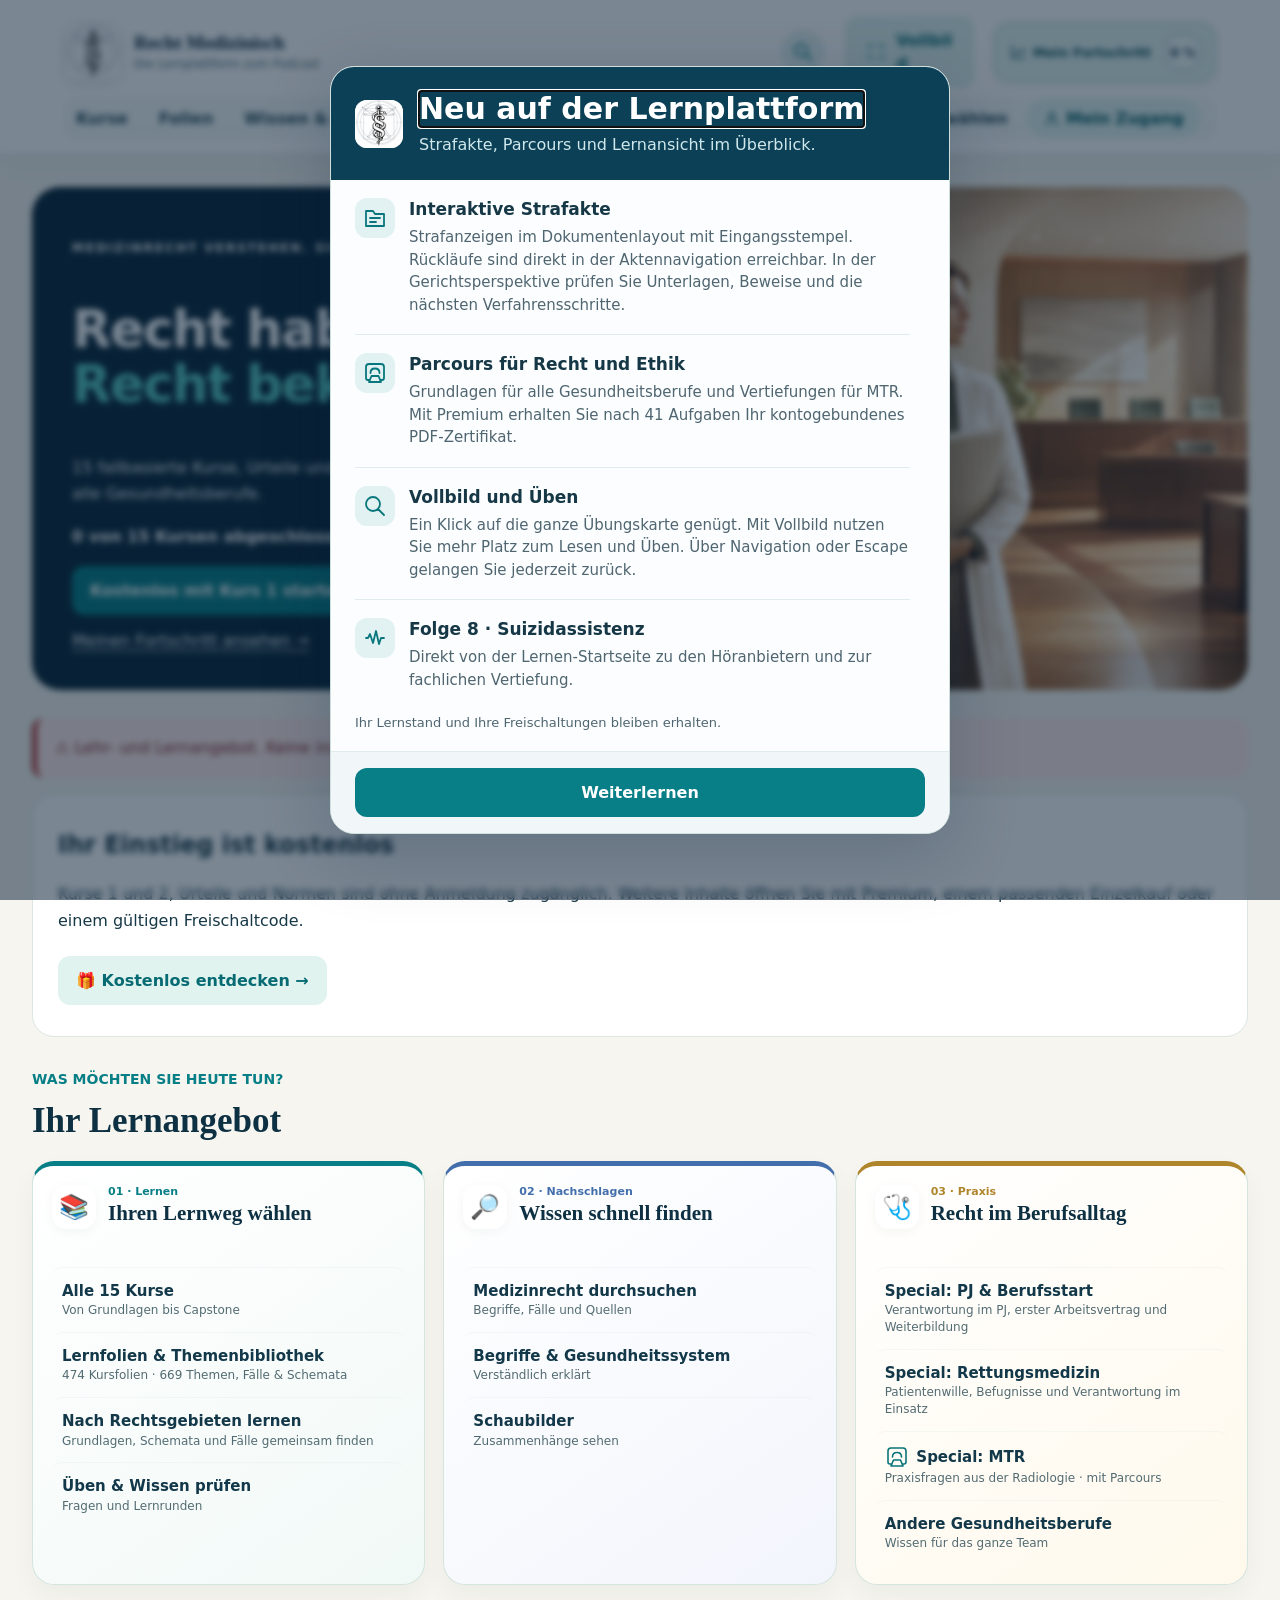
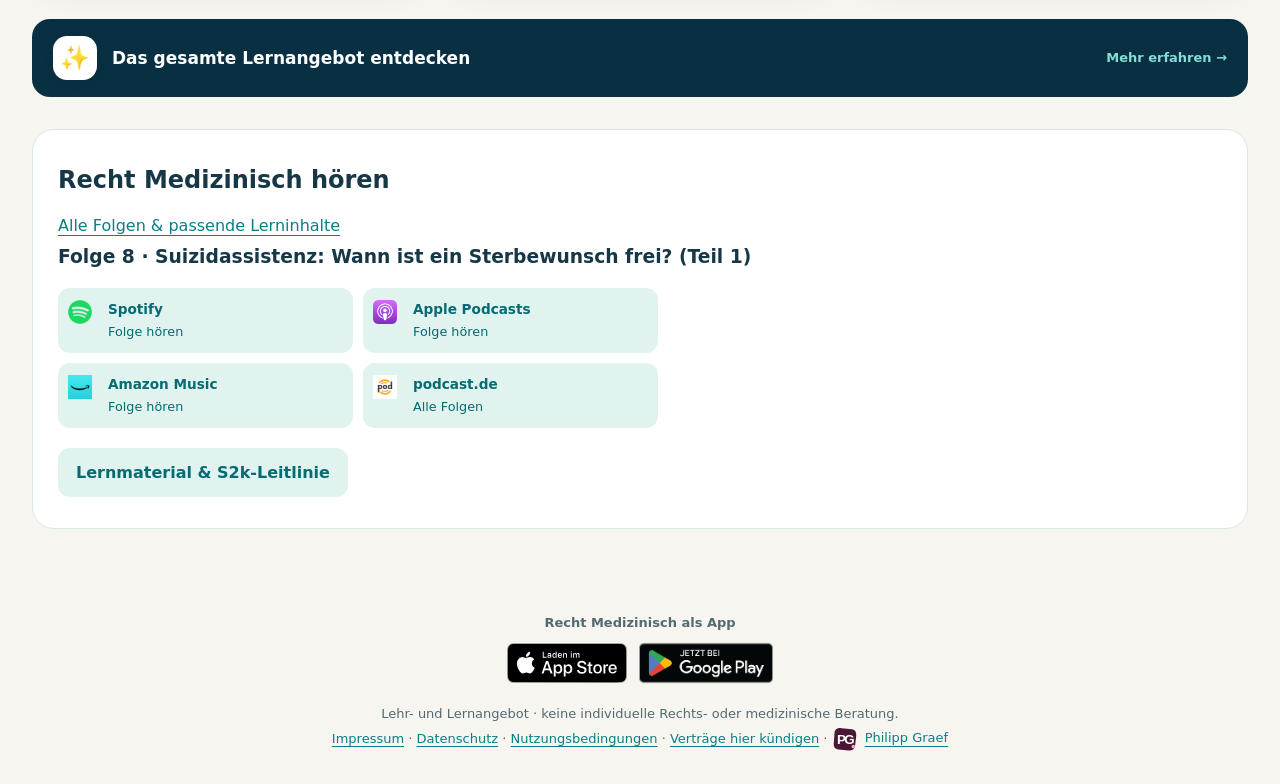
<file: index.html>
<!doctype html><html lang="de"><head><meta charset="utf-8"><meta name="viewport" content="width=device-width,initial-scale=1"><meta name="referrer" content="no-referrer"><title>Recht Medizinisch · Lernen</title><link rel="stylesheet" href="styles.css?v=20261126-parcours-quellen"><link rel="icon" href="assets/recht-medizinisch-logo.png"><link rel="stylesheet" href="definition-library.css?v=20261111-guided-learning">
<link rel="stylesheet" href="presentation-index.css?v=20261112-notice"><link rel="stylesheet" href="casework.css?v=20261126-web-release2"></head><body><header><a href="#home" class="brand"><img src="assets/header-brand-mark.png" alt="" width="48" height="48"><span>Recht Medizinisch<small>Die Lernplattform zum Podcast</small></span></a><a href="#search" class="global-search" aria-label="Gesamte Lernbibliothek durchsuchen"><svg viewBox="0 0 24 24" aria-hidden="true"><circle cx="10" cy="10" r="6.5"/><path d="m15 15 6 6"/></svg></a><nav aria-label="Hauptnavigation"><a href="#courses">Kurse</a><a href="#slides">Folien</a><a href="#library">Wissen & Materialien</a><a href="#practice">Üben</a><a href="#podcast">Podcast</a><a href="#cases">Urteile</a><a href="#norms">Normen</a><a href="#shop" class="nav-access"><svg viewBox="0 0 24 24" aria-hidden="true"><path d="M3 4h2l2 12h12l2-8H6M9 21h.01M18 21h.01"/></svg><span>Zugang wählen</span></a><a href="#account" class="account-link"><svg viewBox="0 0 24 24" aria-hidden="true"><circle cx="12" cy="7" r="3"/><path d="M5 21v-2a5 5 0 0 1 5-5h4a5 5 0 0 1 5 5v2"/></svg><span>Mein Zugang</span></a></nav><a href="#progress" class="nav-progress"><span class="header-progress-label"><svg viewBox="0 0 24 24" aria-hidden="true"><path d="M3 3v18h18M6 16l5-5 4 3 6-7"/></svg>Mein Fortschritt</span><strong id="header-progress-value">0 %</strong></a></header><main id="main" tabindex="-1"><p>Die Lernplattform wird geladen …</p></main><footer>
  <p class="footer-app-title">Recht Medizinisch als App</p>
  <nav class="footer-app-stores" aria-label="Recht Medizinisch herunterladen">
    <a href="https://apps.apple.com/de/app/recht-medizinisch/id6809199673">
      <img class="store-badge-apple" src="assets/store-badge-apple-de.svg" width="120" height="40" alt="Laden im App Store · Recht Medizinisch">
    </a>
    <a href="https://play.google.com/store/apps/details?id=de.philippgraef.rechtmedizinisch.android">
      <img class="store-badge-google" src="assets/store-badge-google-play-de.png" width="646" height="250" alt="Jetzt bei Google Play · Recht Medizinisch">
    </a>
  </nav>
  Lehr- und Lernangebot · keine individuelle Rechts- oder medizinische Beratung.<br>
  <a href="https://pg-apps.github.io/impressum/">Impressum</a> · <a href="privacy.html">Datenschutz</a> ·
  <a href="terms.html">Nutzungsbedingungen</a> · <a href="#cancel">Verträge hier kündigen</a> ·
  <a class="footer-author" href="https://philippgraef.github.io/"><img src="assets/philipp-graef-logo.svg" alt="" width="26" height="26" loading="lazy"><span>Philipp Graef</span></a>
</footer><script type="module" src="app.js?v=20261128-parcours-statistics"></script></body></html>
</file>
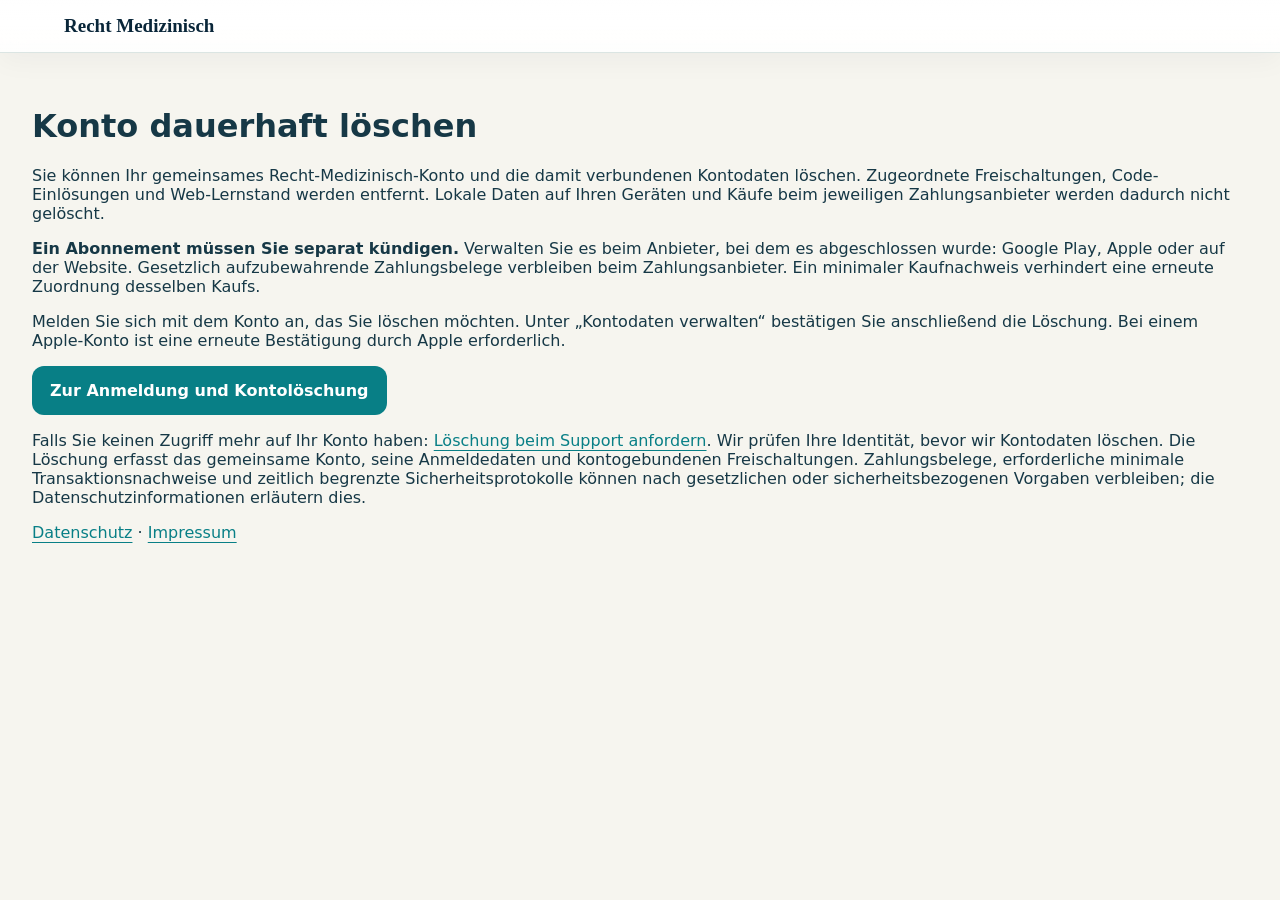
<file: account-deletion.html>
<!doctype html>
<html lang="de"><head><meta charset="utf-8"><meta name="viewport" content="width=device-width,initial-scale=1"><title>Konto löschen · Recht Medizinisch</title><link rel="stylesheet" href="styles.css?v=20261126-web-release"></head>
<body><header><a class="brand" href="./">Recht Medizinisch</a></header><main>
<h1>Konto dauerhaft löschen</h1>
<p>Sie können Ihr gemeinsames Recht-Medizinisch-Konto und die damit verbundenen Kontodaten löschen. Zugeordnete Freischaltungen, Code-Einlösungen und Web-Lernstand werden entfernt. Lokale Daten auf Ihren Geräten und Käufe beim jeweiligen Zahlungsanbieter werden dadurch nicht gelöscht.</p>
<p><strong>Ein Abonnement müssen Sie separat kündigen.</strong> Verwalten Sie es beim Anbieter, bei dem es abgeschlossen wurde: Google Play, Apple oder auf der Website. Gesetzlich aufzubewahrende Zahlungsbelege verbleiben beim Zahlungsanbieter. Ein minimaler Kaufnachweis verhindert eine erneute Zuordnung desselben Kaufs.</p>
<p>Melden Sie sich mit dem Konto an, das Sie löschen möchten. Unter „Kontodaten verwalten“ bestätigen Sie anschließend die Löschung. Bei einem Apple-Konto ist eine erneute Bestätigung durch Apple erforderlich.</p>
<a class="button" href="./#account">Zur Anmeldung und Kontolöschung</a>
<p>Falls Sie keinen Zugriff mehr auf Ihr Konto haben: <a href="mailto:rechtmedizinisch@gmail.com?subject=Recht%20Medizinisch%20%E2%80%93%20Kontol%C3%B6schung">Löschung beim Support anfordern</a>. Wir prüfen Ihre Identität, bevor wir Kontodaten löschen. Die Löschung erfasst das gemeinsame Konto, seine Anmeldedaten und kontogebundenen Freischaltungen. Zahlungsbelege, erforderliche minimale Transaktionsnachweise und zeitlich begrenzte Sicherheitsprotokolle können nach gesetzlichen oder sicherheitsbezogenen Vorgaben verbleiben; die Datenschutzinformationen erläutern dies.</p>
<a href="privacy.html">Datenschutz</a> · <a href="https://pg-apps.github.io/impressum/">Impressum</a>
</main></body></html>
</file>
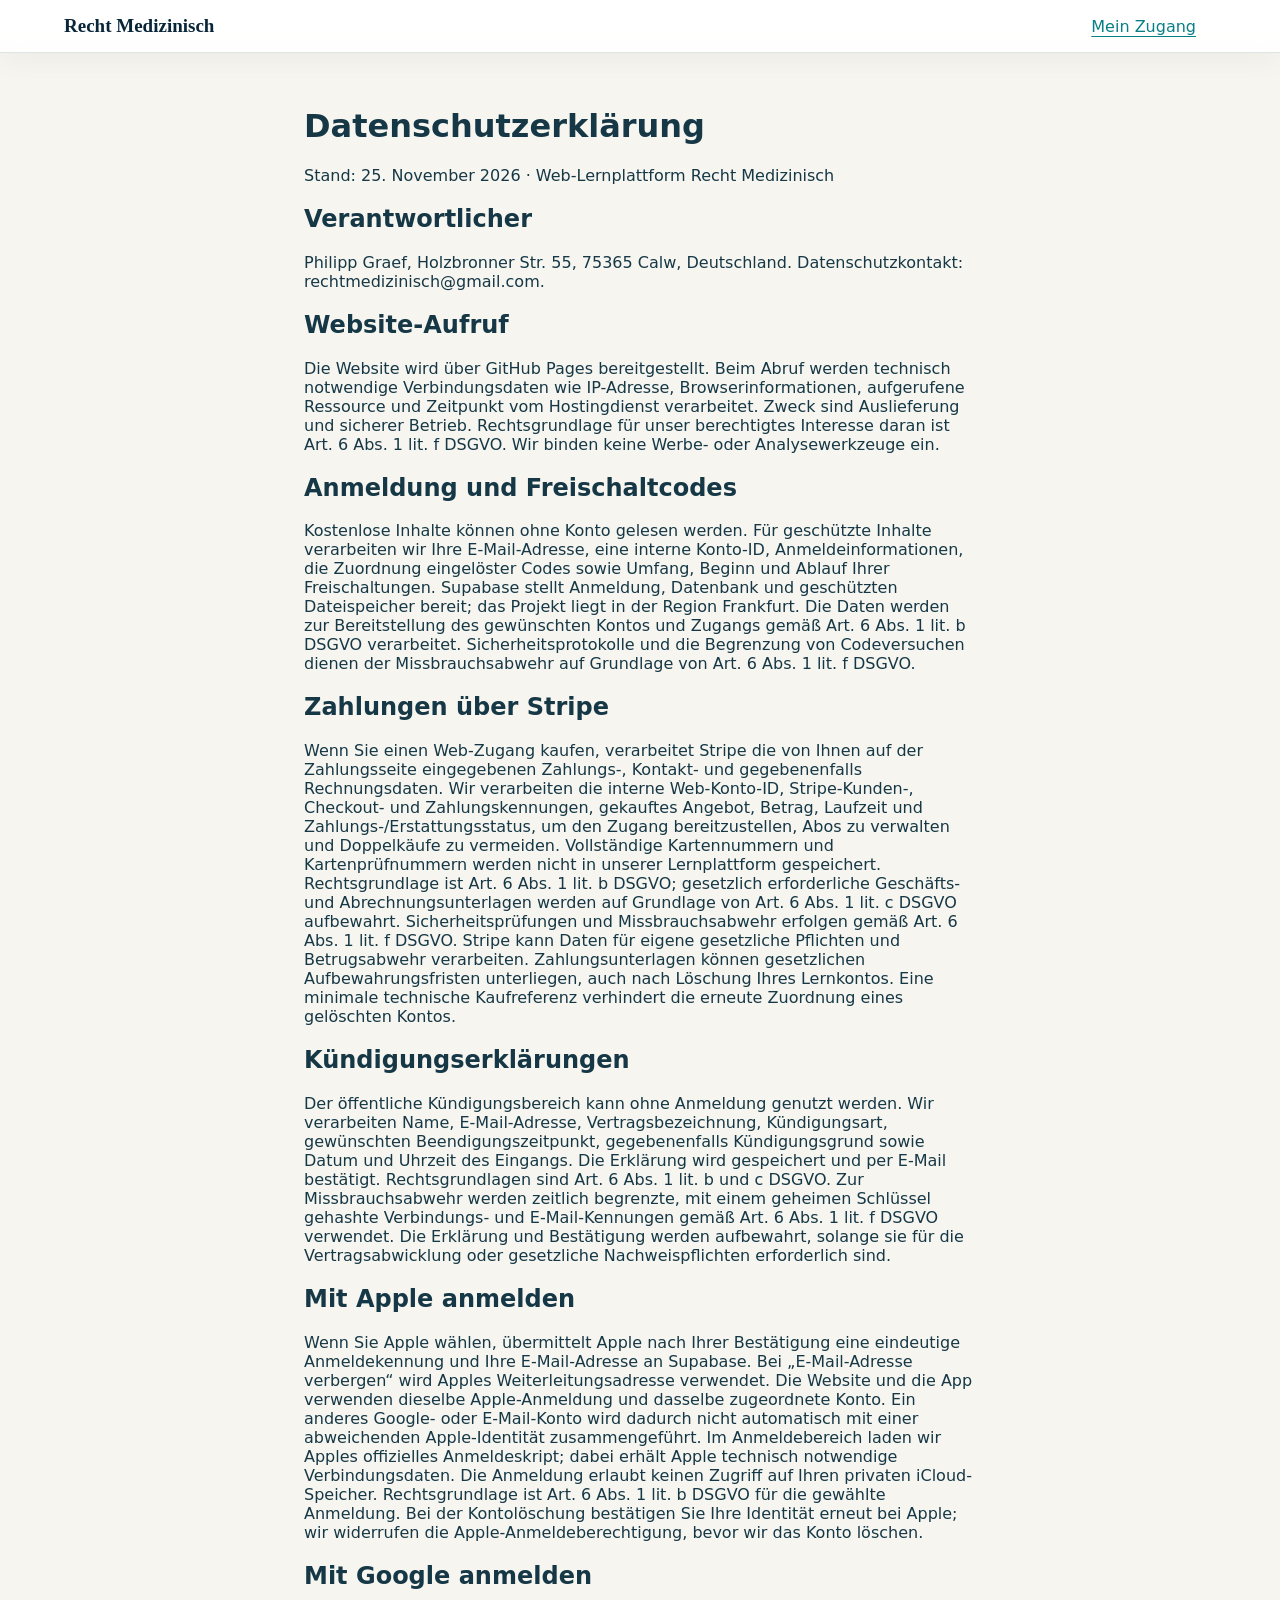
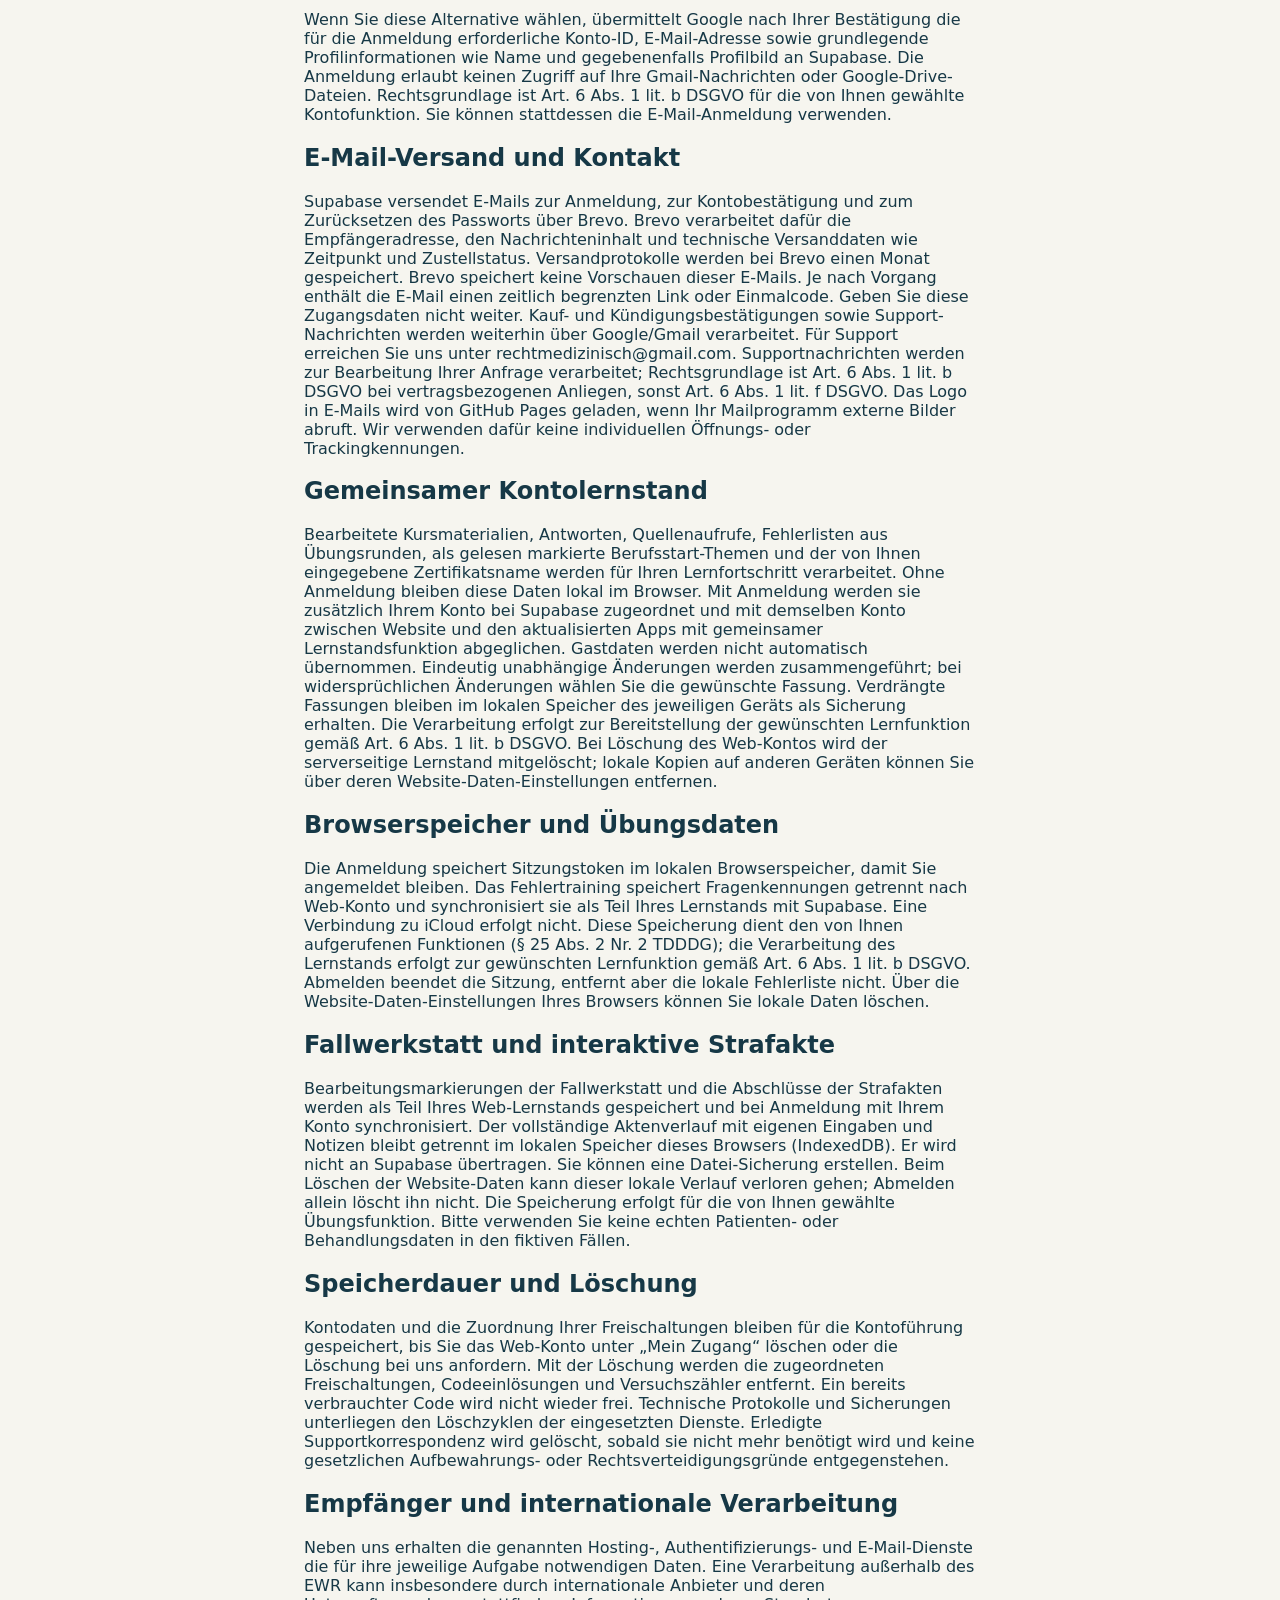
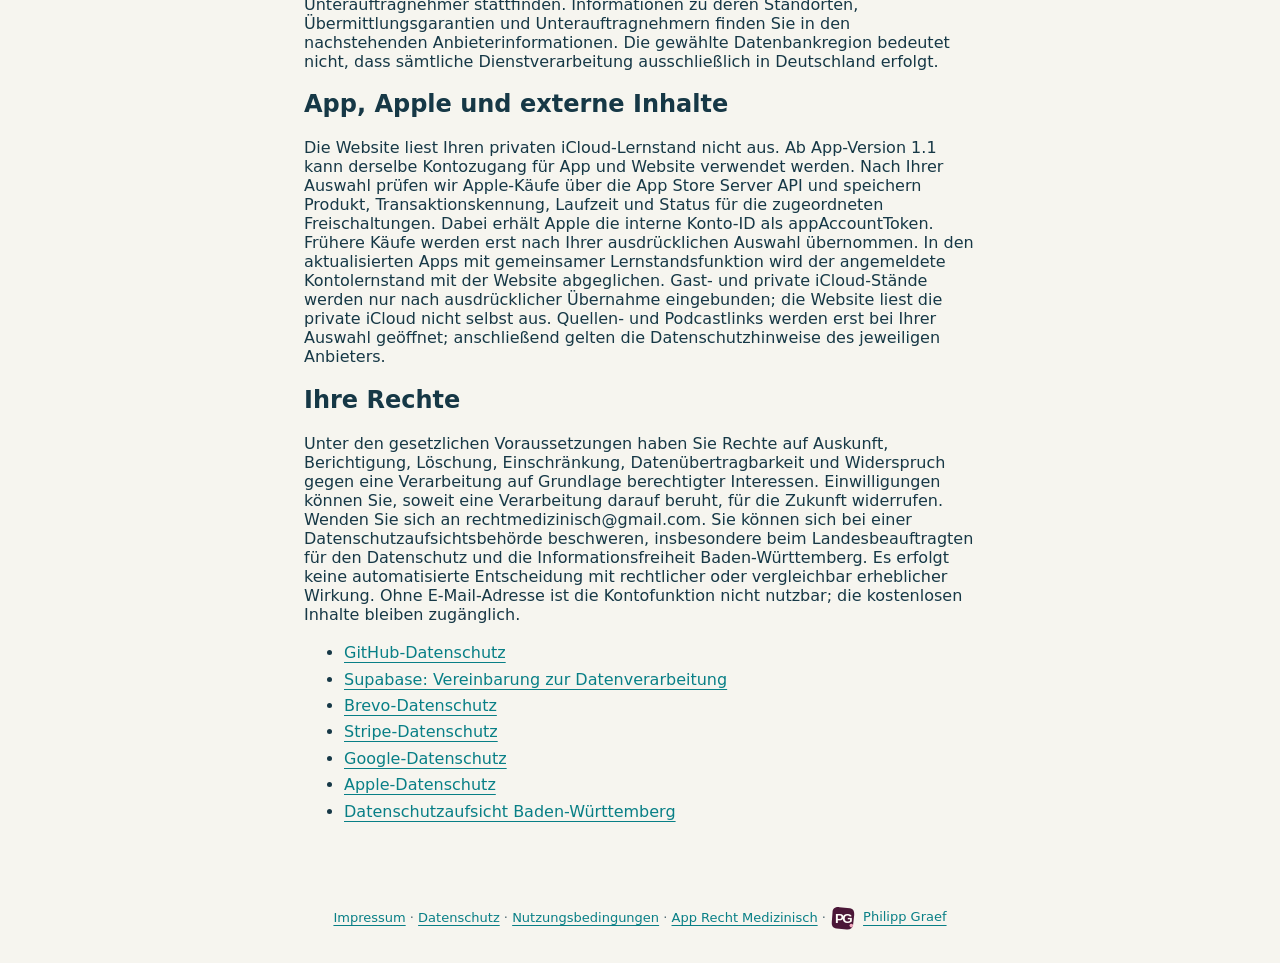
<file: privacy.html>
<!doctype html><html lang="de"><head><meta charset="utf-8"><meta name="viewport" content="width=device-width,initial-scale=1"><title>Datenschutz · Recht Medizinisch</title><link rel="stylesheet" href="styles.css?v=20261126-web-release"></head><body><header><a class="brand" href="./">Recht Medizinisch</a><a href="./#account">Mein Zugang</a></header><main></main><footer><a href="https://pg-apps.github.io/impressum/">Impressum</a> · <a href="privacy.html">Datenschutz</a> · <a href="terms.html">Nutzungsbedingungen</a> · <a href="https://pg-apps.github.io/apps/recht-medizinisch/">App Recht Medizinisch</a> · <a class="footer-author" href="https://philippgraef.github.io/"><img src="assets/philipp-graef-logo.svg" alt="" width="26" height="26" loading="lazy"><span>Philipp Graef</span></a></footer><script type="module">import {renderLegal} from './legal.js?v=20261111-guided-learning';renderLegal(document.querySelector('main'),'privacy');</script></body></html>
</file>
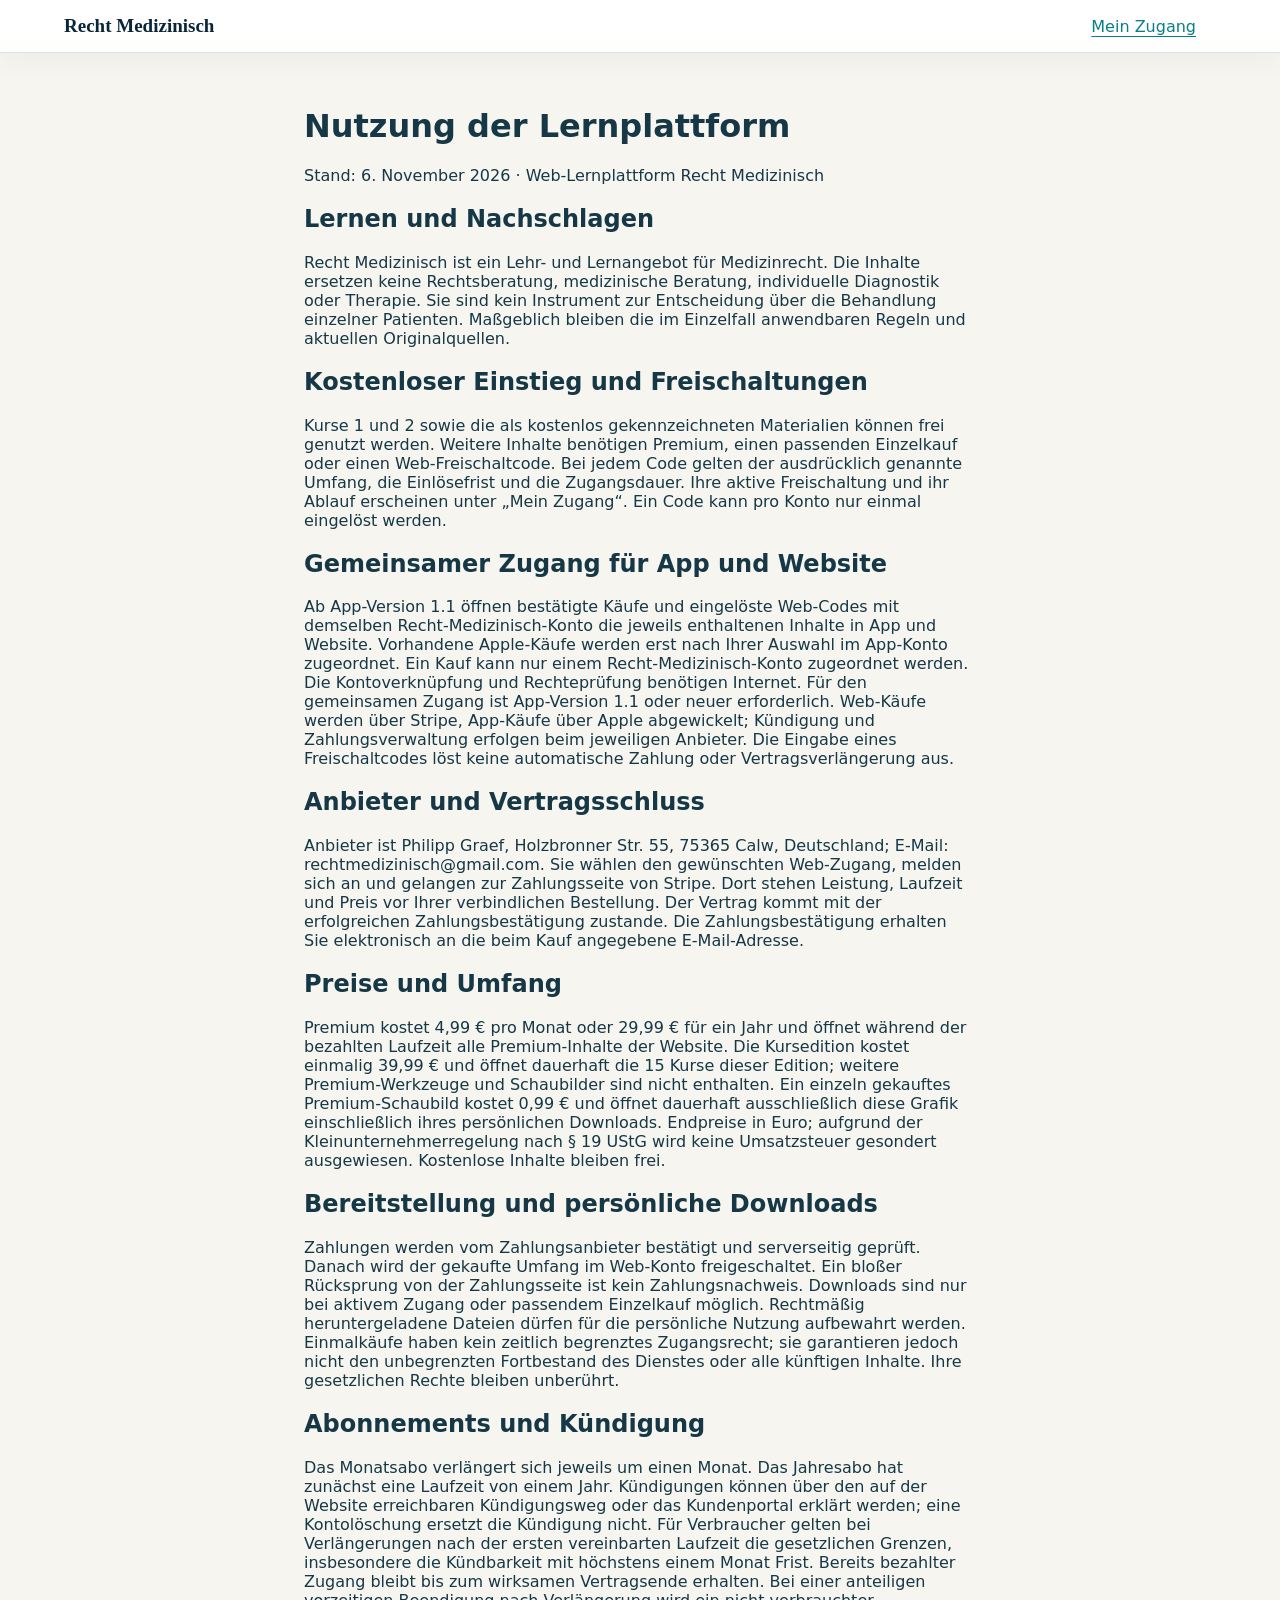
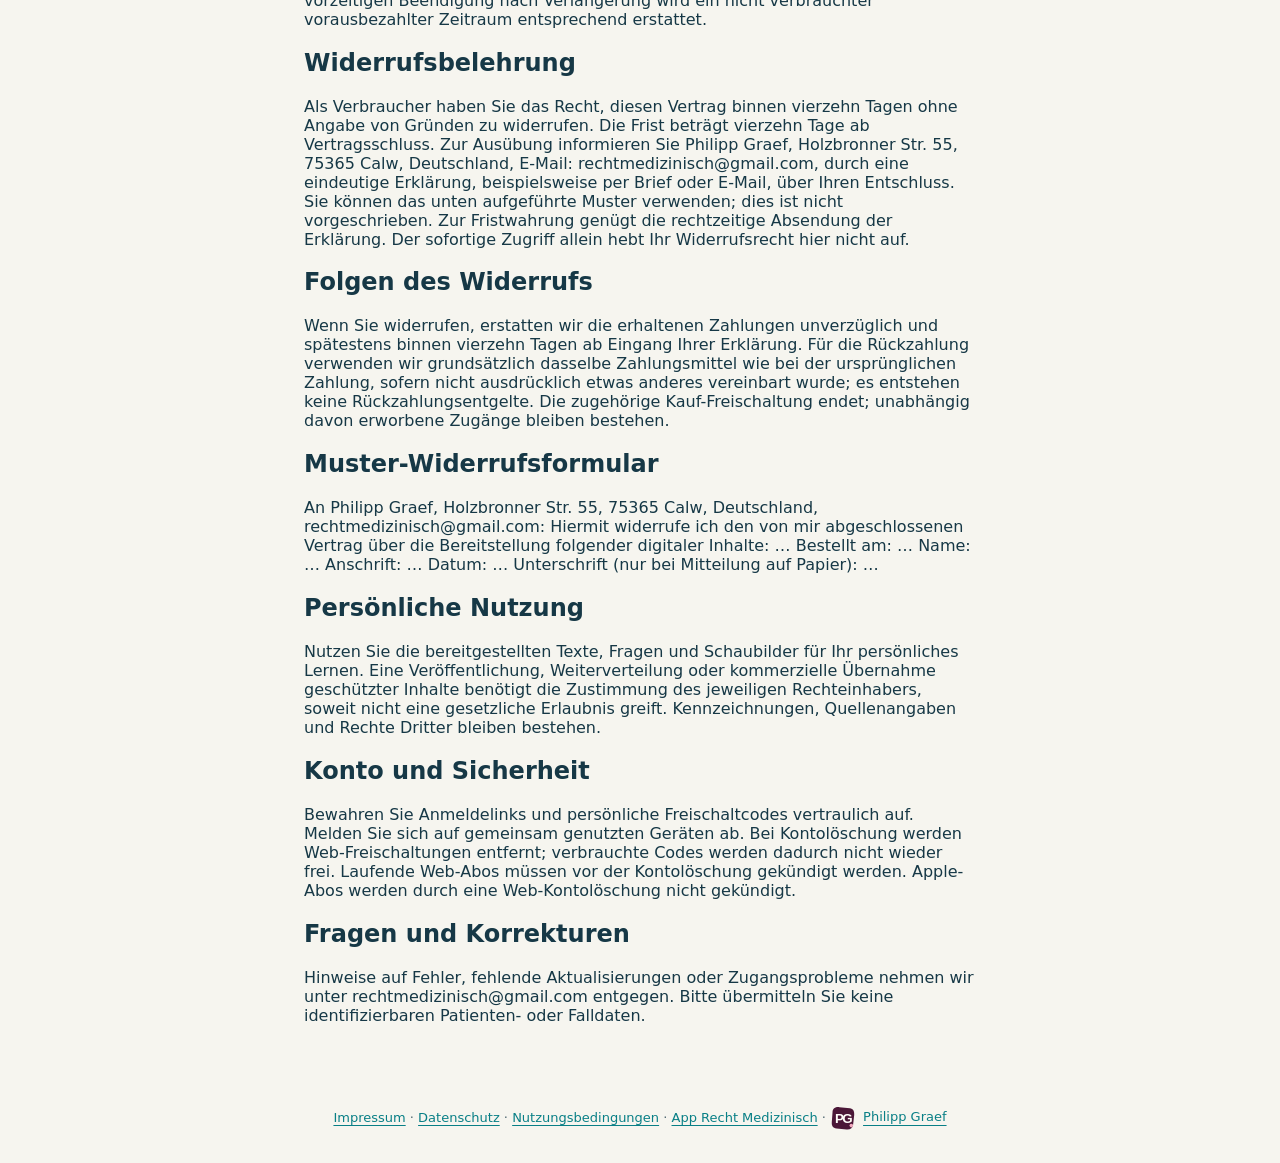
<file: terms.html>
<!doctype html><html lang="de"><head><meta charset="utf-8"><meta name="viewport" content="width=device-width,initial-scale=1"><title>Nutzungsbedingungen · Recht Medizinisch</title><link rel="stylesheet" href="styles.css?v=20261126-web-release"></head><body><header><a class="brand" href="./">Recht Medizinisch</a><a href="./#account">Mein Zugang</a></header><main></main><footer><a href="https://pg-apps.github.io/impressum/">Impressum</a> · <a href="privacy.html">Datenschutz</a> · <a href="terms.html">Nutzungsbedingungen</a> · <a href="https://pg-apps.github.io/apps/recht-medizinisch/">App Recht Medizinisch</a> · <a class="footer-author" href="https://philippgraef.github.io/"><img src="assets/philipp-graef-logo.svg" alt="" width="26" height="26" loading="lazy"><span>Philipp Graef</span></a></footer><script type="module">import {renderLegal} from './legal.js?v=20261111-guided-learning';renderLegal(document.querySelector('main'),'terms');</script></body></html>
</file>
<file: styles.css>
:root{font-family:system-ui,-apple-system,sans-serif;color:#163846;background:#f6f5ef;--teal:#087f86;--navy:#092639;--gold:#efd572}*{box-sizing:border-box}body{margin:0}header{position:sticky;top:0;z-index:3;background:#fffffff5;border-bottom:1px solid #dbe5e3;padding:16px 5%;display:flex;justify-content:space-between;align-items:center;gap:20px}.brand{display:flex;gap:12px;align-items:center;text-decoration:none;color:var(--navy);font-weight:750}.brand img{height:48px;width:48px;border-radius:12px}.brand small{display:block;font-size:12px;font-weight:400;margin-top:4px}nav{display:flex;gap:18px;flex-wrap:wrap;align-items:center}a{color:var(--teal);text-underline-offset:4px}nav a{text-decoration:none;font-weight:650}.account-link{background:#e0f3ef;padding:10px 16px;border-radius:22px}main{max-width:1180px;margin:auto;padding:32px 24px;min-height:70vh}.hero{display:grid;grid-template-columns:1fr 1fr;border-radius:28px;overflow:hidden;background:var(--navy);color:white;margin-bottom:28px}.hero-copy{padding:40px}.hero h1{font-size:clamp(34px,4vw,52px);line-height:1.08;letter-spacing:-1.5px}.hero h1 span{color:#59cdc3}.hero img{width:100%;height:100%;object-fit:cover}.eyebrow{text-transform:uppercase;letter-spacing:2px;font-size:12px;font-weight:750}.hero p{line-height:1.65}.button,button{display:inline-block;background:var(--teal);color:white;border:0;border-radius:12px;padding:13px 18px;font:inherit;font-weight:650;text-decoration:none;cursor:pointer;text-align:left}.button.secondary,button.secondary{background:#e0f3ef;color:var(--teal)}button:disabled{opacity:.55;cursor:not-allowed}button:focus-visible,a:focus-visible,input:focus-visible{outline:3px solid #d49625;outline-offset:4px}.row{display:flex;align-items:center;gap:12px;flex-wrap:wrap}.grid{display:grid;grid-template-columns:repeat(auto-fit,minmax(290px,1fr));gap:18px}.card{background:white;border:1px solid #dce7e4;border-radius:22px;padding:25px;margin-bottom:18px}.card h2,.card h3{margin-top:10px;line-height:1.3}.card p,li{line-height:1.65;white-space:pre-line}.badge{display:inline-block;background:#e0f3ef;color:#00666d;font-size:12px;font-weight:750;padding:6px 10px;border-radius:20px}.badge.lock{background:#fff0be;color:#785300}.notice{background:#fff1c7;border-left:5px solid #cd9b23;padding:18px;border-radius:12px;line-height:1.5;margin:16px 0}.disclaimer{background:#ffebe9;border-left-color:#b33131;color:#852626}.narrow{max-width:720px;margin:auto}.back{display:inline-block;margin-bottom:20px}.answer{display:block;width:100%;background:#edf4f3;color:var(--navy);margin:10px 0;white-space:normal;line-height:1.55}.answer.correct{background:#d0efe8;border:2px solid var(--teal)}.answer.wrong{background:#ffe2df;border:2px solid #bd3333}label{display:block;font-weight:650;margin-top:18px}input{display:block;width:100%;font:inherit;border:1px solid #9fbab7;padding:14px;border-radius:10px;margin:7px 0 15px}.subtle{color:#536a73;font-size:14px}.status{min-height:24px;margin:12px 0;line-height:1.6}.section-number{color:var(--teal);font-weight:800;font-size:14px}.link-list a{display:block;padding:12px 0}.search{max-width:650px}footer{text-align:center;line-height:1.8;padding:32px 20px;color:#536a73;font-size:13px}details{background:#f2f8f6;border-radius:12px;padding:14px;margin:10px 0}summary{cursor:pointer;font-weight:700}@media(max-width:720px){header{position:static;flex-direction:column;align-items:flex-start;padding:16px 20px}nav{gap:16px;font-size:14px}.hero{grid-template-columns:1fr}.hero-copy{padding:26px}.hero img{max-height:260px;object-position:center}main{padding:22px 16px}.card{padding:21px}.grid{grid-template-columns:1fr}}

.library-row{display:flex;align-items:flex-start;gap:12px;flex-wrap:wrap;margin:14px 0}.library-row a{flex:1;min-width:180px;text-align:left;white-space:normal}summary{line-height:1.6}main h1{white-space:pre-line}

.diagram{margin:24px 0;padding:16px;background:white;border-radius:20px}.diagram img{display:block;max-width:100%;max-height:85vh;object-fit:contain;margin:0 auto 16px}.image-dialog{max-width:96vw;max-height:95vh;border:0;border-radius:16px;padding:16px}.image-dialog img{display:block;max-width:none;width:min(1400px,160vw);height:auto}.image-dialog::backdrop{background:#092639cc}.image-dialog button{position:sticky;top:0}.course-links{margin:18px 0}

button.danger{background:#a52332;color:white} details label{display:block;margin-top:1rem}
:root{--secondary-ink:#066b73}.button.secondary,button.secondary{color:var(--secondary-ink)}
.podcast-platforms{display:grid;grid-template-columns:repeat(2,minmax(0,1fr));gap:10px;margin-block:14px;max-width:600px}
.podcast-platforms .button.podcast-listen{display:flex;align-items:flex-start;gap:8px;min-width:0;padding:12px 10px;font-size:.85rem;text-align:left;white-space:normal;overflow-wrap:anywhere}
.podcast-platforms .podcast-listen .platform-logo{flex:0 0 24px;width:24px;height:24px;max-width:24px;object-fit:contain;border-radius:0}
.podcast-listen-copy{display:grid;gap:4px;min-width:0;line-height:1.4}.podcast-listen-copy small{font-size:.8rem;font-weight:400}
.podcast-provider-disclosure>summary{cursor:pointer;padding:12px 0;font-weight:650;color:var(--teal)}

select{display:block;width:100%;padding:14px;margin:12px 0;border:1px solid #b9ced2;border-radius:8px;background:white;color:#15323d;font:inherit}.selected-answer{border:2px solid #087f87;background:#e6f5f5}

details>.button{display:flex;margin:10px 0;text-align:left}.card p{white-space:pre-line}a:focus-visible,button:focus-visible,summary:focus-visible,input:focus-visible,select:focus-visible{outline:3px solid #b88935;outline-offset:3px}

p.correct{color:#00666d;background:#e0f3ef;padding:12px;border-radius:8px}p.wrong{color:#952c35;background:#ffebe9;padding:12px;border-radius:8px}.answer:disabled{opacity:1}

.library-section{margin:26px 0;padding:22px;border:1px solid #d6e5e2;border-radius:22px;background:#ffffffaa}.slide-grid{display:grid;grid-template-columns:repeat(2,minmax(0,1fr));gap:16px}.slide-preview{border-top:4px solid #087f86;margin:0;display:flex;flex-direction:column;align-items:flex-start;gap:12px}.slide-preview h3{flex:1}.deck-controls,.slide-toolbar{display:flex;align-items:center;justify-content:space-between;gap:12px;flex-wrap:wrap;margin:18px 0}.slide-toolbar{padding:14px;background:#e2f2ef;border-radius:16px}.slide-toolbar select{flex:1;min-width:180px;width:auto;max-width:100%;margin:0}.takeaway{background:#e9f6f1;border-left:5px solid #087f86}.caution{background:#fff5dd;border-left:5px solid #cc951c}header{flex-wrap:wrap}.brand,nav{min-width:0}@media(max-width:720px){.slide-grid{grid-template-columns:1fr}.library-section{padding:16px}.slide-toolbar select{flex-basis:100%;order:3}.deck-controls span{font-size:13px}}

.presentation-launch{padding:28px;border-radius:24px;background:linear-gradient(120deg,#092639,#135760);color:white;margin:20px 0}.presentation-launch .button,.presentation-launch button{margin:8px 12px 8px 0}.presentation-launch .subtle{color:#d3e7e4}.slide-stage{height:65vh;overflow:auto;background:white;border:1px solid #d7e7e4;border-top:6px solid #087f86;border-radius:22px;padding:28px;box-shadow:0 12px 30px #12364310}.slide-block{padding:18px 22px;margin-bottom:16px;background:#f0f8f6;border-radius:16px}.slide-block:nth-child(even){background:#f0f4fb}.slide-block h2{color:#08737b;font-size:1.3rem;margin-top:0}.slide-points{padding-left:26px}.slide-points li{padding:8px 0 8px 6px}.slide-points li::marker{color:#087f86}.slide-toolbar{margin-bottom:14px}@media(max-width:720px){.slide-stage{padding:14px;height:62vh}.slide-block{padding:16px}.presentation-launch{padding:20px}}
/* Original web presentation frame with the native app's semantic section palette. */
main.presentation-player{position:fixed;inset:0;z-index:20;max-width:none;margin:0;padding:0;background:#031523;color:white;display:grid;grid-template-rows:auto auto minmax(0,1fr) auto;height:100dvh;min-height:0;overflow:hidden}.player-header{display:flex;align-items:center;gap:18px;padding:12px 22px;border-bottom:1px solid #ffffff22}.player-brand{display:flex;align-items:center;gap:12px}.player-brand img{width:40px;height:40px;border-radius:50%;background:white}.player-position{margin-left:auto;font-size:13px;color:#a4c7cc}.player-header .button{font-size:13px;background:#15374b;color:white}.presentation-player .slide-toolbar{margin:0;padding:10px 22px;border-radius:0;background:#031523}.presentation-player .slide-toolbar select{background:#0b2a40;color:white;border-color:#ffffff33;max-width:650px}.presentation-player .slide-toolbar a{background:#15374b;color:white}.presentation-player .slide-stage{width:min(1180px,calc(100% - 48px));height:100%;max-height:100%;min-height:0;justify-self:center;background:radial-gradient(circle at 90% 10%,#59d7d125,transparent 34%),#f8f5ed;color:#071d33;border:0;border-left:9px solid #20b9b5;border-radius:18px;padding:34px 42px;box-shadow:0 25px 70px #0005;scrollbar-gutter:stable}.deck-title .eyebrow{color:#087f82}.deck-title h1{font-family:Georgia,serif;font-size:clamp(28px,3vw,48px);line-height:1.12;margin:12px 0 28px}.presentation-player .slide-block{background:#fff;border:1px solid #071d3310;border-left:4px solid #087f82;border-radius:22px;padding:20px;margin:16px 0}.slide-block h2{display:flex;align-items:flex-start;gap:12px;color:inherit;font-size:20px}.section-symbol{flex:none}.step-number{display:inline-grid;place-items:center;background:#087f8220;color:#087f82;border-radius:50%;min-width:38px;min-height:38px;margin-top:-7px}.presentation-player .tone-teal{background:#087f8210}.presentation-player .tone-blue{background:#2468c012;border-left-color:#2468c0}.presentation-player .tone-indigo{background:#5357b815;border-left-color:#5357b8}.presentation-player .tone-gold{background:#f4d97855;border-left-color:#b18a15}.presentation-player .tone-plain{background:white}.deck-sources{background:#087f8210;font-size:14px;color:#4e636c}.player-controls{padding:12px 22px;display:flex;align-items:center;gap:20px}.player-controls nav{display:flex;justify-content:space-between;flex:1}.player-controls progress{width:150px;accent-color:#59d7d1;height:8px}.player-controls a{background:#15374b!important;color:white!important}.presentation-player .slide-block p{line-height:1.7}.presentation-player .slide-points li{line-height:1.65}
@media(max-width:720px){.player-header{padding:10px 12px;gap:8px;flex-wrap:wrap}.player-brand{font-size:14px}.player-brand img{width:28px;height:28px}.player-position{font-size:11px}.player-header .button{padding:8px}.presentation-player .slide-toolbar{padding:8px 12px;gap:8px}.presentation-player .slide-toolbar a{padding:9px 12px}.presentation-player .slide-toolbar select{font-size:13px;padding:9px}.presentation-player .slide-stage{width:calc(100% - 16px);padding:20px 16px;border-left-width:5px}.presentation-player .slide-block{padding:16px}.deck-title h1{font-size:28px}.player-controls{padding:8px;gap:8px}.player-controls progress{width:55px}.player-controls a{font-size:12px;padding:10px}.slide-block h2{font-size:18px}}

.slide-steps{padding-left:2em}.slide-steps li{padding:10px 0 10px 8px;line-height:1.65}.slide-steps li::marker{font-weight:800;color:#087f82}.practice-callout{padding:16px;background:#f4d97855;border-radius:14px}strong{font-weight:750}

.knowledge-tiles{display:grid;grid-template-columns:repeat(2,minmax(0,1fr));gap:20px;margin:26px 0}.knowledge-tile{display:flex;flex-direction:column;gap:16px;padding:30px;border-radius:24px;background:white;border:1px solid #dce7e4;border-top:5px solid #087f86;color:#071d33;text-decoration:none;font-size:22px;font-weight:750;box-shadow:0 10px 25px #071d3309}.knowledge-tile:hover{background:#eef8f5}.category-career{border-top-color:#4d68b0}.category-professions{border-top-color:#836899}.category-podcast{border-top-color:#b78920}.category-slides{background:#e6f4f1}.category-system{border-top-color:#135776}.knowledge-tiles[hidden]{display:none}@media(max-width:720px){.knowledge-tiles{grid-template-columns:1fr;gap:14px}.knowledge-tile{font-size:20px;padding:24px}}

.slide-sections{display:grid;gap:16px}.presentation-player .slide-sections .slide-block{margin:0}.layout-comparison .slide-sections{grid-template-columns:repeat(2,minmax(0,1fr))}.layout-statement .slide-block{font-size:22px}.layout-cover .deck-title h1{font-size:clamp(36px,5vw,64px)}.layout-cover .slide-sections{grid-template-columns:minmax(0,1fr) minmax(0,1fr);align-items:center}.layout-cover .diagram{margin:0;padding:0;background:transparent}.layout-cover .slide-block{border:0!important;background:transparent!important}.presentation-player .slide-block{overflow-wrap:anywhere;min-width:0}.deck-title h1{hyphens:auto;overflow-wrap:break-word}@media(max-width:850px){.layout-comparison .slide-sections,.layout-cover .slide-sections{grid-template-columns:1fr}.layout-statement .slide-block{font-size:18px}}

.course-hero{background:linear-gradient(130deg,#071d33,#0b4056);color:white;border:0}.course-hero h1{font-family:Georgia,serif;font-size:clamp(28px,3.5vw,44px);line-height:1.15}.course-hero .section-number{color:#59d7d1}.course-hero li::marker{color:#59d7d1}.course-foundation{border-left:5px solid #087f86}.course-foundation .section-number{display:inline-block;background:#e4f3ee;padding:8px 12px;border-radius:20px}.course-foundation h2{color:#0b4056}

.deck-reading-note{font-size:12px;line-height:1.6;color:#536a73;border-top:1px solid #cdded7;padding-top:16px;margin-top:24px}.slide-stage:focus-visible{outline:2px solid #59d7d1;outline-offset:-3px}

.knowledge-banner{background:linear-gradient(130deg,#071d33,#0b4056);color:white;border-radius:24px;padding:28px;margin:20px 0 26px}.knowledge-banner h1{font-size:clamp(26px,3vw,38px);line-height:1.2;margin:14px 0;max-width:30ch}.knowledge-banner .section-number,.knowledge-category{color:#59d7d1}.knowledge-symbol{display:block;font-size:30px;margin-top:16px}.knowledge-banner .badge{margin-top:8px}.career-entry details .button{display:block;margin:10px 0;line-height:1.5}.library-section summary{display:flex;align-items:center;gap:12px}.library-section summary::before{content:'›';font-size:24px;color:#087f86}.library-section details[open]>summary::before{transform:rotate(90deg)}

.slide-search-dialog{width:min(700px,calc(100% - 24px));max-height:85dvh;overflow:auto;border:1px solid #a9c8c2;border-radius:22px;padding:24px;background:#f8f5ed;color:#071d33}.slide-search-dialog::backdrop{background:#031523cc}.slide-search-dialog h2{font-family:Georgia,serif}.slide-search-dialog .button{display:block;margin:10px 0;line-height:1.5;white-space:normal}.player-header>button{font-size:13px;padding:8px 12px}

.presentation-player .slide-variant-0{background:linear-gradient(135deg,#f8f5ed,#fff)}.presentation-player .slide-variant-1{background:radial-gradient(circle at 83% 20%,#2bc5bf40,transparent 28%),#f8f5ed}.presentation-player .slide-variant-2{background:radial-gradient(circle at 80% 20%,#2bc5bf40,transparent 30%),#071d33;color:white}.presentation-player .slide-variant-3{background:linear-gradient(135deg,#dff1eb,#fbf7ee)}.slide-variant-2 .deck-title .eyebrow{color:#59d7d1}.presentation-player .slide-variant-2 .slide-block{background:#f4f8f5;color:#071d33}.presentation-player .slide-variant-2 .tone-gold{background:#f7edc8}.presentation-player .slide-variant-2 .tone-blue{background:#e8eff8}.presentation-player .slide-variant-2 .tone-indigo{background:#eeedf9}.slide-variant-2 .deck-sources{background:#e1f0eb;color:#244551}.slide-variant-2 .deck-reading-note{color:#c5dedc;border-color:#ffffff33}

/* Native judgment atlas and grouped norm library. */
.reference-banner p{line-height:1.6}.reference-banner .button{margin-top:12px}.reference-filter-row{display:flex;gap:18px;flex-wrap:wrap}.reference-filter-row label{flex:1;min-width:220px;margin:0}.reference-filter-row select{display:block;width:100%;font:inherit;color:var(--navy);background:#f2f8f6;border:1px solid #9fbab7;border-radius:10px;padding:12px;margin-top:8px;white-space:normal}.reference-filter-row select:focus-visible{outline:3px solid #d49625;outline-offset:3px}.judgment-card{border-top:4px solid #087f86}.judgment-card h2{font-size:clamp(21px,2.4vw,28px);color:var(--navy)}.judgment-docket{font-family:ui-monospace,monospace;font-size:14px;color:#536a73}.judgment-tenor{background:#edf4fa;border-left:4px solid #4a749a;padding:12px 18px;border-radius:10px}.judgment-tenor h3,.judgment-holding h3{font-size:16px}.judgment-card summary{color:var(--teal);padding:6px 0}.judgment-card details[open] summary{margin-bottom:18px}.reference-actions{display:flex;flex-wrap:wrap;gap:12px}.reference-source{display:inline-flex;padding:12px 16px;background:var(--teal);color:white;border-radius:10px;text-decoration:none;font-weight:650}.reference-course-links a{display:block;padding:10px 0;line-height:1.5}.norm-group h2{color:var(--navy)}.norm-link{display:flex;gap:14px;align-items:flex-start;padding:17px 6px;text-decoration:none;border-bottom:1px solid #dce7e4;color:var(--navy);line-height:1.5}.norm-link:last-child{border-bottom:0}.norm-link:hover{background:#eef7f4;border-radius:10px}.norm-description{display:block;font-size:14px;color:#536a73;margin-top:5px}.norm-symbol{color:var(--teal);font-size:24px;font-weight:800;min-width:24px}.norm-arrow{margin-left:auto;color:var(--teal);font-size:22px}.norm-resources{border-left:5px solid #087f86}@media(max-width:600px){.reference-filter-row{display:block}.reference-filter-row label+label{margin-top:14px}.reference-source{width:100%}.judgment-card .badge{line-height:1.5}}
.practice-modes{display:grid;grid-template-columns:repeat(3,minmax(0,1fr));gap:14px;margin:20px 0}.practice-mode{display:flex;flex-direction:column;align-items:flex-start;gap:12px;background:#f2f7f5;color:var(--navy);border:2px solid #dbe7e3;border-radius:18px;padding:20px;text-align:left;line-height:1.5;font-weight:400}.practice-mode[aria-pressed=true]{background:#dff2ed;border-color:var(--teal);box-shadow:0 0 0 1px var(--teal)}.practice-mode strong{font-size:19px}.mode-icon{font-size:27px}.mode-description{font-size:14px;color:#425f68}.practice-timer-setup{background:#edf3f9;border-radius:16px;padding:18px;margin:20px 0}.practice-timer-setup input{max-width:240px}.practice-timer-setup .badge{display:block;width:fit-content;font-size:14px;margin:12px 0}.practice-timer-setup label{font-size:14px}.practice-mistakes{border-top:1px solid #dbe7e3;margin-top:28px;padding-top:16px}.practice-score{display:flex;align-items:center;gap:18px;border-radius:16px;background:#def2eb;padding:20px;margin:20px 0;color:#00666d}.practice-score strong{font-size:34px}.practice-panel>.secondary{margin:10px 8px 10px 0}@media(max-width:760px){.practice-modes{grid-template-columns:1fr}.practice-mode{gap:8px;padding:18px}.practice-mode .mode-icon{font-size:23px}.practice-score{align-items:flex-start;flex-direction:column;gap:8px}}
.practice-answer{display:grid;grid-template-columns:32px minmax(0,1fr);gap:14px;align-items:start}.answer-letter{display:inline-flex;align-items:center;justify-content:center;width:32px;height:32px;border-radius:50%;background:white;color:var(--teal);font-weight:800}.practice-answer.correct .answer-letter{background:var(--teal);color:white}.practice-answer.wrong .answer-letter{background:#b33131;color:white}

.layout-roles .slide-sections{grid-template-columns:repeat(3,minmax(0,1fr))}.layout-roles .slide-sections>.tone-gold:last-child{grid-column:1/-1}@media(max-width:1100px){.layout-roles .slide-sections{grid-template-columns:repeat(2,minmax(0,1fr))}}@media(max-width:700px){.layout-roles .slide-sections{grid-template-columns:1fr}}

.course-group{margin:32px 0 42px}.course-group>h2{font-family:Georgia,serif;font-size:clamp(24px,3vw,30px);margin-bottom:8px}.course-group>.subtle{margin-bottom:20px}.course-preview{display:flex;flex-direction:column;border-top:4px solid #628298;margin-bottom:0;min-width:0}.course-preview.course-free{border-top-color:var(--teal);background:linear-gradient(155deg,#fff,#eff9f5)}.course-preview h3{font-size:22px;color:var(--navy);line-height:1.3;margin:0 0 12px}.course-preview>.button{margin-top:auto;align-self:flex-start}.course-preview>p:not(.section-number){margin-top:0;margin-bottom:22px}.course-card-top{display:flex;align-items:center;justify-content:space-between;gap:12px;flex-wrap:wrap}.course-symbol{display:grid;place-items:center;width:48px;height:48px;background:#e8f2f2;border-radius:14px;font-size:25px}.course-free .course-symbol{background:#d7efe6}.course-preview .section-number{margin:18px 0 10px}.course-preview .badge{white-space:normal}

.account-welcome{display:grid;grid-template-columns:1.15fr 1fr;background:var(--navy);color:white;border-radius:24px;overflow:hidden;margin-bottom:24px}.account-welcome-copy{padding:28px}.account-welcome h1{margin:12px 0;font-family:Georgia,serif;font-size:36px}.account-welcome img{width:100%;height:100%;object-fit:cover;min-height:250px}.account-slogan{font-size:22px;line-height:1.45;font-weight:700}.account-slogan span{color:#59d7d1}.account-grants{border-top:5px solid var(--teal)}.account-code{background:#edf7f5;border:1px solid #b8dbd5}.account-code h2{color:#08737b}@media(max-width:540px){.account-welcome{grid-template-columns:1fr}.account-welcome img{height:180px;min-height:0;object-position:center 40%}.account-welcome-copy{padding:24px}}

header{flex-wrap:wrap}.brand{min-width:0}header nav{min-width:0}header nav a{white-space:nowrap}@media(min-width:721px) and (max-width:1200px){header nav{flex-basis:100%;gap:16px}}

/* Native learning steps: semantic answers and persistent course progress. */
.course-learning-progress{margin-top:1.4rem}.course-learning-progress progress{width:100%;height:14px;accent-color:var(--teal,#07878b)}
.learning-material{border:1px solid #cbdedb;border-radius:16px;margin:12px 0;background:#f4faf8;padding:16px}
.learning-material summary{cursor:pointer;font-weight:750;color:#075e66;line-height:1.5;text-align:left}.learning-material>div{padding-top:16px}
.learning-answers{display:grid;gap:12px}.learning-answer{display:flex;align-items:flex-start;gap:12px;text-align:left;white-space:normal;line-height:1.6;width:100%}
.answer-marker{display:inline-flex;justify-content:center;align-items:center;flex:0 0 30px;height:30px;border:1px solid currentColor;border-radius:50%;font-weight:800}
.learning-feedback{padding:16px;margin-top:16px;border-radius:16px}.learning-feedback:empty{display:none}
.learning-feedback.correct{background:#e0f5ef;color:#086d69}.learning-feedback.wrong{background:#fff0ee;color:#9b3035}
.learning-step .source-link{display:block;margin:12px 0;padding:14px;background:#edf6f5;border-radius:12px;font-weight:650;overflow-wrap:anywhere}
.learning-answer:disabled{opacity:1}.learning-answer.correct{background:#dcf5ed;color:#086d69;border:2px solid #0b8c82}.learning-answer.wrong{background:#fff0ee;color:#9b3035;border:2px solid #ba4249}

.course-progress-preview{display:grid;gap:8px;margin:14px 0;font-size:.88rem;font-weight:650;color:#08787e}.course-progress-preview progress{width:100%;height:10px;accent-color:#07878b}.progress-stat-grid{display:grid;grid-template-columns:repeat(3,1fr);gap:12px;margin-top:24px}.progress-stat-grid>div{display:grid;gap:7px;padding:18px;border-radius:16px;background:#ffffffc9;color:#093346}.progress-stat-grid strong{font-size:1.7rem}.progress-stat-grid span{font-size:.85rem}.certificate-gate{margin-top:28px;border-top:5px solid #bf9a42}@media(max-width:540px){.progress-stat-grid{grid-template-columns:1fr}.progress-stat-grid>div{display:flex;align-items:center;justify-content:space-between}}

.podcast-hero{display:grid;grid-template-columns:200px 1fr;gap:32px;align-items:center;padding:32px;background:#0b2339;color:white;border-radius:26px;margin-bottom:28px}.podcast-hero img{width:100%;border-radius:20px}.podcast-hero h1{color:white}.podcast-hosts{color:#66d2d0;font-weight:750}.podcast-grid{display:grid;grid-template-columns:repeat(2,minmax(0,1fr));gap:22px}.podcast-related:not([hidden]){display:grid;gap:12px;border-top:1px solid #d7e3e0;margin-top:22px;padding-top:12px}.podcast-related a{padding:12px;border-radius:12px;background:#edf7f4;font-weight:650}.podcast-episode{margin:0}.podcast-grid+.card{margin-top:28px}@media(max-width:650px){.podcast-hero{grid-template-columns:1fr;padding:24px}.podcast-hero img{width:130px}.podcast-grid{grid-template-columns:1fr}}

.search-controls{display:grid;grid-template-columns:2fr 1fr;gap:16px;margin:24px 0}.search-controls input,.search-controls select{width:100%;min-width:0}.search-result mark{background:#ffebae;color:#172d35;border-radius:3px;padding:0 2px}.search-result h2{font-size:1.25rem}.search-result h2 a{text-decoration:underline;text-decoration-thickness:1px;text-underline-offset:4px}.search-result p{line-height:1.7}@media(max-width:600px){.search-controls{grid-template-columns:1fr}}

.sync-panel{border-top:5px solid #07878b}.sync-panel button{margin:6px 10px 6px 0}.sync-panel h2{color:#08787e}

.home-learning-summary{font-weight:650}.home-progress-link{display:block;margin-top:16px;color:inherit;text-underline-offset:4px}.home-learning-menu>a{display:grid;grid-template-columns:30px minmax(0,1fr) 18px;align-items:center;gap:12px;padding:17px 4px;border-bottom:1px solid #dce7e4;color:#071d33;text-decoration:none;font-weight:650}.home-learning-menu>a:last-child{border-bottom:0}.home-learning-menu>a:hover,.home-learning-menu>a:focus-visible{background:#eaf7f5;border-radius:8px}.home-learning-menu>a>span:last-child{font-size:25px;color:#087f86}

.card>a.button{margin:6px 8px 6px 0;white-space:normal;text-align:left}

.learning-path-image{display:block;width:100%;height:auto;border-radius:18px}.learning-outcomes{list-style:none;counter-reset:outcome;padding:0}.learning-outcomes li{counter-increment:outcome;display:flex;align-items:flex-start;gap:14px;margin:16px 0;line-height:1.6}.learning-outcomes li::before{content:counter(outcome);flex:0 0 32px;height:32px;display:grid;place-items:center;border-radius:50%;background:#d7f1ef;color:#006b70;font-weight:800}.knowledge-tile p{font-size:1rem;font-weight:400;line-height:1.6}

.progress-level{display:flex;align-items:center;gap:22px;margin:22px 0}.progress-level h2{margin:4px 0}.progress-ring{position:relative;width:116px;height:116px;flex:0 0 116px;border-radius:50%;display:grid;place-items:center;background:conic-gradient(#71d4cb var(--progress),#ffffff30 0)}.progress-ring::before{content:"";position:absolute;inset:10px;background:#102c3e;border-radius:50%}.progress-ring strong{position:relative;font-size:1.65rem}.progress-level .section-number{color:#9de6df}@media(max-width:420px){.progress-level{gap:14px}.progress-ring{width:90px;height:90px;flex-basis:90px}.progress-ring strong{font-size:1.3rem}.progress-level h2{font-size:1.15rem}}

/* A visible learning status and clear location within the platform. */
body>header{display:grid;grid-template-columns:minmax(0,1fr) auto;gap:10px 20px;box-shadow:0 8px 28px #0926390a}
body>header .brand{font-family:Georgia,serif;font-size:19px;line-height:1.06}
body>header .brand img{width:58px;height:58px;object-fit:cover;border:1px solid #d7e5e5;box-shadow:0 4px 14px #09263912}
body>header .brand small{font-family:system-ui,-apple-system,sans-serif;line-height:1.25;color:#4b6670}
body>header nav{grid-column:1/-1;grid-row:2;gap:4px 7px}
body>header nav a{padding:10px 12px;border-radius:13px;color:#284b56;transition:background .15s,color .15s}
body>header nav a:hover{background:#eaf5f2;color:#075d66}
body>header nav a.is-active{background:#092f42;color:white;box-shadow:inset 0 -3px #43c6bd}
body>header .account-link{background:#e0f3ef;color:#075d66}
body>header .account-link.is-active{background:#092f42;color:white}
.nav-progress{grid-column:2;grid-row:1;display:flex;align-items:center;justify-content:space-between;gap:12px;min-width:167px;padding:9px 12px 9px 15px;border:1px solid #a7d6d1;border-radius:15px;background:#e3f4ef;color:#074d56;text-decoration:none;font-size:13px;font-weight:750;box-shadow:0 4px 14px #0926390e}
.nav-progress strong{background:#087f86;color:#fff;padding:8px 9px;border-radius:10px;font-size:16px;white-space:nowrap}
.nav-progress:hover,.nav-progress.is-active{background:#092f42;color:#fff}
.nav-progress.is-active strong{background:#42bdb7;color:#072b3b}
.slide-course-jump{border-top:5px solid #35aaa5;background:linear-gradient(135deg,#fff,#ebf8f4)}
.slide-course-jump select{max-width:420px}
.slide-course-jump .button{margin:5px 0}
.knowledge-tile{position:relative;overflow:hidden;min-height:180px;justify-content:space-between;transition:transform .16s,box-shadow .16s}
.knowledge-tile:hover{transform:translateY(-3px);box-shadow:0 17px 34px #09263916}
.knowledge-tile .subtle{font-size:14px;font-weight:750;color:#087078}
.knowledge-tile.category-glossary{background:linear-gradient(140deg,#fff,#edf8f6)}
.knowledge-tile.category-career{background:linear-gradient(140deg,#fff,#f0f4ff)}
.knowledge-tile.category-professions{background:linear-gradient(140deg,#fff,#f6f0fa)}
.knowledge-tile.category-podcast{background:linear-gradient(140deg,#fff,#fff6df)}
.knowledge-tile.category-system{background:linear-gradient(140deg,#fff,#eaf3f7)}
.knowledge-tile.category-slides{background:linear-gradient(140deg,#fff,#e9f5ef)}
.certificate-gate{scroll-margin-top:110px;background:linear-gradient(120deg,#fffaf0,#fff);border:1px solid #e8d7ac;border-top:6px solid #bd8a21;box-shadow:0 14px 34px #4d331115}
.certificate-gate h2{font-family:Georgia,serif;font-size:clamp(24px,3vw,32px);color:#493719}
.certificate-gate .section-number{color:#8b6318}
.certificate-gate>p:not(.section-number):not(.subtle){max-width:75ch}
.progress-course-heading{margin:40px 0 20px}
.progress-course-heading h2{font-family:Georgia,serif;font-size:clamp(25px,3vw,33px);margin:6px 0}
/* Course lessons use the same visual rhythm as the native learning path. */
.course-hero{box-shadow:0 20px 42px #0926391b}
.course-hero>p:not(.section-number){max-width:78ch}
.course-goals{background:linear-gradient(130deg,#fff,#f1f8f6);border-left:5px solid #0a8889}
.course-goals h2{font-family:Georgia,serif;font-size:clamp(22px,2.5vw,30px);color:#0b4056}
.course-goals ul{list-style:none;padding:0;margin:14px 0 2px;display:grid;gap:9px}
.course-goals li{display:flex;align-items:flex-start;gap:12px;margin:0;padding:11px 13px;border-radius:12px;background:#ffffffb8}
.course-goals li::before{content:'◎';color:#078788;font-size:22px;line-height:1.1;flex:none}
.course-journey{display:block;background:#0b3044;color:white;border-radius:20px;padding:20px 22px;margin:20px 0 26px;box-shadow:0 14px 30px #09263916}
.course-journey>.section-number{color:#79ddd3;margin:0 0 14px}
.course-journey-links{display:grid;grid-template-columns:repeat(4,minmax(0,1fr));gap:9px}
.course-journey-link{display:flex;align-items:center;gap:10px;width:100%;padding:11px 12px;border:1px solid #ffffff36;border-radius:12px;background:#ffffff14;color:white;text-align:left;font-size:13px;line-height:1.35}
.course-journey-link:hover{background:#ffffff28}
.journey-symbol{font-size:21px;flex:none}
.learning-step{--step-accent:#088487;--step-tint:#e6f5f0;border-top:5px solid var(--step-accent);box-shadow:0 10px 24px #0926390a;scroll-margin-top:175px}
.learning-step.step-2,.learning-step.step-5{--step-accent:#9a7349;--step-tint:#fff4e9}
.learning-step.step-3,.learning-step.step-6{--step-accent:#4d68a6;--step-tint:#edf2fc}
.learning-step.step-4,.learning-step.step-7{--step-accent:#6b659f;--step-tint:#f1effa}
.learning-step>.section-number{display:inline-flex;padding:6px 10px;border-radius:9px;background:var(--step-tint);color:var(--step-accent);font-size:12px;letter-spacing:.07em}
.learning-step>h2{font-family:Georgia,serif;font-size:clamp(23px,2.4vw,29px);color:#123748;margin:13px 0 20px}
.learning-material{background:#f7faf9;border-color:#cfdfdc;padding:0;overflow:hidden}
.learning-material[open]{background:#fff;border-color:#8dc7be;box-shadow:0 8px 22px #0926390c}
.learning-material summary{display:grid;grid-template-columns:35px minmax(0,1fr) auto;align-items:center;gap:12px;padding:14px 15px;list-style:none;color:#153d46}
.learning-material summary::-webkit-details-marker{display:none}
.learning-material summary::after{content:'⌄';font-size:23px;color:#087f86;grid-column:4;line-height:1}
.learning-material[open] summary::after{transform:rotate(180deg)}
.material-number{display:grid;place-items:center;width:35px;height:35px;background:#dff2ed;color:#066f73;border-radius:50%;font-size:13px;font-weight:850}
.material-title{font-size:16px;font-weight:750;line-height:1.4}
.material-state{font-size:12px;color:#496873;white-space:nowrap}
.material-state.is-read{color:#067b6f;font-weight:800}
.learning-material>div{padding:0 18px 18px 62px;text-align:left;line-height:1.65}
.learning-material>div p{white-space:normal}
.material-norms{display:flex;gap:7px;flex-wrap:wrap;margin-top:18px}
.material-norm{display:inline-flex;padding:7px 10px;border-radius:999px;background:#e7eeef;color:#31515a;font-size:12px;font-weight:750}
.learning-question{background:var(--step-tint);border-left:4px solid var(--step-accent);border-radius:10px;padding:15px 17px;font-size:17px;font-weight:650;line-height:1.55}
.decision-citation{display:inline-block;background:#e6f3f3;color:#075962;padding:9px 13px;border-radius:999px;font-size:13px;font-weight:750}
.decision-block{padding:17px 20px;border-radius:16px;margin:15px 0;border-left:4px solid #0a8a89;background:#edf7f4}
.decision-block h4{font-size:17px;margin:0 0 8px;color:#154451}
.decision-block p{margin:8px 0 0;line-height:1.7}
.decision-holding{border-left-color:#4d68a6;background:#edf2fb}
.decision-practice{border-left-color:#b89129;background:#fff7df}
@media(max-width:820px){.course-journey-links{grid-template-columns:repeat(2,minmax(0,1fr))}.learning-step{scroll-margin-top:20px}}
@media(max-width:520px){.course-journey-links{grid-template-columns:1fr 1fr}.course-journey-link{font-size:12px;padding:9px}.journey-symbol{font-size:18px}.learning-material summary{grid-template-columns:30px minmax(0,1fr);gap:9px}.learning-material summary::after{grid-column:3;grid-row:1}.material-number{width:30px;height:30px}.material-state{grid-column:2;grid-row:2}.learning-material>div{padding:0 14px 15px}.decision-citation{border-radius:13px;line-height:1.5}}
/* Definitions, career cards and diagrams keep consistent semantic accents. */
.library-section{border-top:5px solid #087f86;box-shadow:0 10px 26px #0926390a}
.library-group-career{border-top-color:#6177b8;background:#f7f9ff}
.library-group-professions{border-top-color:#9470a6;background:#fbf8fd}
.library-group-podcast{border-top-color:#bd902e;background:#fffaf0}
.library-group-system{border-top-color:#26698a;background:#f3f8fa}
.library-group-slides{border-top-color:#087f86;background:#eff8f4}
.library-section>h2{font-family:Georgia,serif;color:#0d3548}
.library-section details{background:#fff;border:1px solid #d7e5e2;padding:0;overflow:hidden}
.library-section details>summary{padding:14px 17px;color:#164b55}
.library-section details[open]>summary{background:#eaf5f2;border-bottom:1px solid #d7e5e2}
.library-section .library-row{padding:0 17px}
.library-section .library-row a{border-radius:10px;background:#eef7f5;text-decoration:none}
.library-section .library-row a:hover{background:#dbeeea}
.knowledge-detail-card{--knowledge-accent:#078184;--knowledge-tint:#ecf7f4;border-left:5px solid var(--knowledge-accent);background:linear-gradient(130deg,#fff,var(--knowledge-tint));box-shadow:0 10px 24px #0926390b}
.knowledge-detail-card.knowledge-tone-blue{--knowledge-accent:#4d70a8;--knowledge-tint:#f0f4fc}
.knowledge-detail-card.knowledge-tone-indigo{--knowledge-accent:#6c65a3;--knowledge-tint:#f3f0fa}
.knowledge-detail-card.knowledge-tone-gold{--knowledge-accent:#ad8126;--knowledge-tint:#fff7df}
.knowledge-detail-card h2{display:flex;align-items:flex-start;gap:12px;font-family:Georgia,serif;font-size:clamp(21px,2.5vw,27px);color:#123849}
.knowledge-heading-symbol{font-family:system-ui,-apple-system,sans-serif;font-size:23px;color:var(--knowledge-accent);line-height:1.15}
.knowledge-step-number{display:grid;place-items:center;min-width:37px;height:37px;padding:0 8px;border-radius:50%;background:var(--knowledge-accent);color:white;font:800 15px system-ui,-apple-system,sans-serif}
.knowledge-detail-card p{white-space:normal;line-height:1.75;max-width:90ch}
.knowledge-detail-card strong{color:#075e66}
.knowledge-detail-card ul{padding-left:23px}.knowledge-detail-card li{padding:7px 0}.knowledge-detail-card li::marker{color:var(--knowledge-accent)}
.knowledge-source{display:flex;align-items:center;gap:10px;flex-wrap:wrap;margin:16px 0 24px;padding:14px 17px;background:#eaf4f6;border:1px solid #ccdee4;border-radius:14px}
.knowledge-source strong{color:#144a60}.knowledge-source a{font-weight:750;overflow-wrap:anywhere}
.course-links{display:flex;gap:10px;flex-wrap:wrap}.course-links a{border-radius:999px;background:#e6f4ef;padding:9px 13px;font-size:13px;font-weight:750;text-decoration:none}
.course-links a:hover{background:#d2ebe5}
body>header{background:#fff}
.home-learning-menu{margin:34px 0}
.home-learning-menu>h2{font-family:Georgia,serif;font-size:clamp(27px,3vw,35px);color:#0d3042;margin:6px 0 20px}
.home-shortcut-grid{display:grid;grid-template-columns:repeat(3,minmax(0,1fr));gap:18px}
.home-shortcut-card .home-shortcut-with-icon{display:flex;align-items:center;gap:.48rem}
.home-shortcut-with-icon img{flex:none}
.home-shortcut-card{--home-accent:#087f86;background:linear-gradient(145deg,#fff,#f1f9f7);border:1px solid #d4e4df;border-top:5px solid var(--home-accent);border-radius:22px;padding:19px;min-width:0;box-shadow:0 11px 26px #0926390b}
.home-tone-blue{--home-accent:#426eab;background:linear-gradient(145deg,#fff,#f2f5fc)}
.home-tone-gold{--home-accent:#af852c;background:linear-gradient(145deg,#fff,#fff9ec)}
.home-shortcut-heading{display:flex;align-items:flex-start;gap:12px;min-height:82px}
.home-shortcut-symbol{display:grid;place-items:center;width:44px;height:44px;flex:none;border-radius:14px;background:#fff;font-size:24px;box-shadow:0 3px 12px #0926390b}
.home-shortcut-heading .section-number{color:var(--home-accent);margin:0 0 3px;font-size:11px}
.home-shortcut-heading h3{font-family:Georgia,serif;font-size:21px;line-height:1.22;color:#0d3042;margin:0}
.home-shortcut-card>a{display:grid;grid-template-columns:minmax(0,1fr) auto;gap:1px 10px;color:#123849;text-decoration:none;padding:13px 10px;border-top:1px solid #b9d4d526;border-radius:10px}
.home-shortcut-card>a:hover{background:#ffffffc4}
.home-shortcut-card>a strong{font-size:15px;line-height:1.35}
.home-shortcut-card>a small{grid-column:1;color:#526b72;font-size:12px;line-height:1.4}
.shortcut-arrow{grid-column:2;grid-row:1/3;color:var(--home-accent);font-size:19px;align-self:center}
.home-offer-link{display:flex;align-items:center;gap:15px;background:#092f42;color:white;border-radius:18px;padding:17px 21px;margin:8px 0 32px;text-decoration:none;font-size:17px;font-weight:750}
.home-offer-link span:last-child{margin-left:auto;color:#83dfd6;font-size:13px;white-space:nowrap}
.home-offer-link:hover{background:#16465a}
@media(max-width:900px){.home-shortcut-grid{grid-template-columns:1fr 1fr}.home-shortcut-card:last-child{grid-column:1/-1}}
@media(max-width:620px){.home-shortcut-grid{grid-template-columns:1fr}.home-shortcut-card:last-child{grid-column:auto}.home-shortcut-heading{min-height:0;margin-bottom:12px}.home-offer-link{font-size:15px}.home-offer-link span:last-child{white-space:normal;text-align:right}}
@media(max-width:720px){body>header{display:grid;grid-template-columns:minmax(0,1fr) auto;align-items:center;gap:14px;padding:12px 16px}body>header .brand{font-size:16px}body>header .brand img{width:46px;height:46px}body>header .brand small{font-size:10px}.nav-progress{min-width:0;padding:7px;gap:5px;flex-direction:column;align-items:stretch;text-align:center;font-size:10px}.nav-progress strong{padding:5px;font-size:14px}body>header nav{grid-column:1/-1;order:3;display:flex;overflow-x:auto;flex-wrap:nowrap;gap:4px;padding:3px 0 8px;scrollbar-width:none}body>header nav::-webkit-scrollbar{display:none}body>header nav a{font-size:13px;padding:9px 10px;white-space:nowrap}.certificate-gate{scroll-margin-top:12px}}
.search-results{display:grid;grid-template-columns:repeat(2,minmax(0,1fr));gap:15px;align-items:stretch}
.search-result{--search-accent:#078184;min-width:0;border-left:5px solid var(--search-accent);background:linear-gradient(135deg,#fff,#f3faf8);box-shadow:0 10px 24px #0926390b}
.search-tone-blue{--search-accent:#4d70a8;background:linear-gradient(135deg,#fff,#f2f6fc)}
.search-tone-indigo{--search-accent:#6c65a3;background:linear-gradient(135deg,#fff,#f5f3fb)}
.search-tone-gold{--search-accent:#ad8126;background:linear-gradient(135deg,#fff,#fffaef)}
.search-result-kind{display:flex;align-items:center;gap:8px;color:var(--search-accent);font-size:11px;font-weight:850;letter-spacing:.08em;text-transform:uppercase;margin:0 0 12px}
.search-result-symbol{display:grid;place-items:center;width:32px;height:32px;flex:none;border-radius:10px;background:#fff;font-size:17px;box-shadow:0 2px 8px #09263912}
.search-preview{margin-left:auto;border-radius:999px;padding:4px 8px;background:#fff;border:1px solid #d7e4e3;color:#496571;letter-spacing:0;text-transform:none}
.search-result h2{margin:0 0 10px;line-height:1.3}
.search-result h2 a{text-decoration:none}
.search-result h2 a:hover{text-decoration:underline}
.search-result p:not(.search-result-kind){color:#435b64;font-size:14px;line-height:1.6}
.search-result-action{display:inline-flex;color:var(--search-accent);font-size:13px;font-weight:800;text-decoration:none;margin-top:4px}
.search-result-action:hover{text-decoration:underline}
.practice-mode:nth-child(1){--mode-accent:#078184;--mode-tint:#edf9f5}
.practice-mode:nth-child(2){--mode-accent:#ad8126;--mode-tint:#fff8e8}
.practice-mode:nth-child(3){--mode-accent:#5871a1;--mode-tint:#f2f5fb}
.practice-mode{border-top:5px solid var(--mode-accent);background:var(--mode-tint)}
.practice-mode[aria-pressed=true]{border-color:var(--mode-accent);background:var(--mode-tint);box-shadow:0 0 0 2px var(--mode-accent),0 10px 24px #09263916}
.practice-mode .mode-icon{display:grid;place-items:center;width:46px;height:46px;border-radius:14px;background:white;box-shadow:0 4px 12px #09263912}
.practice-panel{border-top:5px solid #078184;box-shadow:0 12px 26px #09263912}
.practice-mistakes{border:1px solid #dbe7e3;border-left:4px solid #ad8126;border-radius:15px;background:#fffaf0;margin-top:22px;padding:17px}
.practice-mistakes+.practice-mistakes{border-left-color:#5871a1;background:#f4f7fc}
.practice-mistakes h3{margin:0 0 7px}
@media(max-width:720px){.search-results{grid-template-columns:1fr}}
.progress-certificate-link{display:inline-flex;align-items:center;gap:8px;margin-top:18px;padding:11px 15px;border:1px solid #e6c770;border-radius:999px;background:#fff5d8;color:#63491a;font-size:14px;font-weight:800;text-decoration:none}
.progress-certificate-link:hover{background:#ffeab3}

.footer-author{display:inline-flex;align-items:center;gap:7px;vertical-align:middle;white-space:nowrap}.footer-author img{display:block;width:26px;height:26px;flex:none}.footer-author span{line-height:1.3}

.player-loading{font-size:12px;color:#a4c7cc}.player-loading button{font-size:12px;padding:6px 10px}
 .presentation-player .player-loading{position:static;flex-basis:100%;padding:8px 0;background:#031523;color:#a4c7cc;max-width:100%}.player-header{flex-wrap:wrap}
.home-resume-card {display:flex;align-items:flex-start;gap:16px;padding:20px;margin:20px 0;border:1px solid #a0d8d5;border-radius:20px;background:#e8f6f3;color:var(--navy,#102434);text-decoration:none;}
.home-resume-card > span:nth-child(2) {display:grid;gap:6px;flex:1;min-width:0;overflow-wrap:anywhere;}
.home-resume-card strong {font-size:1.15rem;color:#08777e;}
.home-resume-card small {color:#466273;}
.home-resume-card:hover {border-color:#08777e;}
.home-resume-card:focus-visible {outline:3px solid #08777e;outline-offset:4px;}
.resume-arrow {font-size:1.6rem;color:#08777e;}
.diagram-actions {display:flex;flex-wrap:wrap;gap:12px;margin:12px 0;}
.diagram-actions button {min-height:44px;flex:1 1 210px;text-align:center;}
.diagram figcaption {text-align:left;margin-top:12px;}
.billing-panel{border-top:5px solid var(--teal);background:#f2faf8}.billing-grid{display:grid;grid-template-columns:repeat(auto-fit,minmax(220px,1fr));gap:16px;margin:24px 0}.billing-offer{padding:20px;border:1px solid #b8d8d4;background:white;border-radius:16px;display:flex;flex-direction:column;align-items:flex-start}.billing-price{font-size:24px;font-weight:750;color:var(--teal);margin:8px 0}.billing-offer h3{margin-top:0;line-height:1.4}.billing-offer button{margin-top:auto}.billing-panel details>summary{cursor:pointer;font-weight:750;padding:16px;background:#e0f3ef;border-radius:12px}.billing-panel details[open]{display:grid;gap:12px}.billing-panel .row{margin:20px 0}

.cancellation-form {display:grid;gap:1rem}.cancellation-field {display:grid;gap:.45rem}.cancellation-form label {font-weight:650}.cancellation-form input,.cancellation-form textarea,.cancellation-form select {width:100%;box-sizing:border-box;padding:.85rem;border:1px solid var(--teal,#16858b);border-radius:12px;font:inherit;background:#fff;color:#14262d}.cancellation-form textarea {min-height:100px}.cancellation-receipt pre {white-space:pre-wrap;overflow-wrap:anywhere;font:inherit;line-height:1.6}.cancellation-form button {margin-top:.5rem}

/* Apple's official artwork is supplied unchanged; its background stays black. */
.apple-sign-in{display:flex;align-items:center;justify-content:center;width:100%;padding:0;min-height:50px;margin:12px 0;background:#000;color:#fff;border:1px solid #000;border-radius:8px;overflow:hidden;box-shadow:none}
.apple-sign-in:hover,.apple-sign-in:focus-visible{background:#000;color:#fff}
.apple-sign-in img{display:block;width:min(100%,320px);height:50px;object-fit:contain}
.apple-sign-in:disabled{opacity:.55;cursor:wait}

.code-feedback:empty{display:none}.code-feedback{margin-bottom:0;overflow-wrap:anywhere}.code-feedback.success{background:#e4f5ef;color:#075e58;border-left:4px solid #13847e}.code-feedback.error{background:#fff0eb;color:#8c3025;border-left:4px solid #bf5141}.account-code[aria-busy="true"] button{cursor:progress}

.auth-feedback:empty{display:none}.auth-feedback{overflow-wrap:anywhere;line-height:1.5}
.auth-feedback.success{background:#e4f5ef;color:#075e58;border-left-color:#13847e}
.auth-feedback.error{background:#fff0eb;color:#8c3025;border-left-color:#bf5141}
.password-login-form{border-top:1px solid #d7e5e2;margin-top:22px;padding-top:12px}
.password-login-form h3{color:#123849}
.email-code-alternative,.account-password details{margin-top:20px;border:1px solid #c4dcda;border-radius:14px;padding:16px;background:#f0f8f5}
.email-code-alternative>summary,.account-password summary{color:#076e76;font-weight:750;cursor:pointer;line-height:1.5}
.email-code-alternative[open]>summary,.account-password details[open]>summary{margin-bottom:14px}
.password-settings-form small{display:block;color:#496873;margin:0 0 16px}
.account-password{border-top:4px solid var(--teal)}
.password-settings-form [hidden]{display:none}
.auth-feedback.info,.code-feedback.info{background:#edf4fa;color:#284e70;border-left-color:#527ca2}
.feedback-region{position:fixed;z-index:1000;bottom:calc(22px + env(safe-area-inset-bottom,0px));left:50%;transform:translateX(-50%);width:min(480px,calc(100% - 32px));pointer-events:none}
.feedback-toast{--feedback-color:#075e58;--feedback-tint:#dcf3ed;display:flex;align-items:flex-start;gap:13px;padding:18px 12px 18px 18px;border:1px solid #b2d8cd;border-left:5px solid #13847e;border-radius:18px;background:#f3fcf8;color:#153b3b;box-shadow:0 12px 44px #09263940;pointer-events:auto;animation:feedback-arrive .18s ease-out;text-align:left}
.feedback-error{--feedback-color:#972e2e;--feedback-tint:#ffe2dd;background:#fff4f1;color:#6e2828;border-color:#ebbbb2;border-left-color:#be4141}
.feedback-info{--feedback-color:#315b7e;--feedback-tint:#dceaf5;background:#f2f7fc;color:#264963;border-color:#b8cedf;border-left-color:#527ca2}
.feedback-icon{display:grid;place-items:center;flex:none;width:31px;height:31px;border-radius:50%;background:var(--feedback-tint);color:var(--feedback-color);font-size:20px;font-weight:850;line-height:1}
.feedback-copy{flex:1;min-width:0;overflow-wrap:anywhere}.feedback-copy strong{display:block;color:var(--feedback-color);font-size:17px;line-height:1.4}.feedback-copy p{margin:5px 0 0;font-size:14px;line-height:1.55;white-space:normal}
.feedback-close{display:grid;place-items:center;flex:none;width:44px;height:44px;margin:-7px -5px -7px 0;padding:0;background:transparent;color:var(--feedback-color);border-radius:10px;font-size:27px;font-weight:400;line-height:1}.feedback-close:hover{background:var(--feedback-tint)}.feedback-close:focus-visible{outline:3px solid var(--feedback-color);outline-offset:0}
@keyframes feedback-arrive{from{opacity:0;translate:0 8px}to{opacity:1;translate:0 0}}
@media(prefers-reduced-motion:reduce){.feedback-toast{animation:none}}
@media(max-width:480px){.feedback-region{bottom:calc(14px + env(safe-area-inset-bottom,0px))}.feedback-toast{gap:10px;padding:15px 10px 15px 14px}.feedback-copy strong{font-size:16px}.feedback-icon{width:28px;height:28px;font-size:18px}}

.shop-code-entry{max-width:720px;margin:28px auto 18px;border-top:4px solid var(--teal);background:#eef8f5}.shop-code-entry h2{color:var(--teal)}

/* The atlas extends the established palette and reading cards. */
.atlas-text-card{text-align:left;overflow-wrap:anywhere}.atlas-text-card h2{display:flex;gap:.7rem;align-items:flex-start}.atlas-role-symbol{flex:0 0 2rem;color:var(--teal,#087f86);font-weight:700}.atlas-role-warning{border-inline-start:4px solid #b84646}.atlas-role-takeaway,.atlas-role-focus{border-inline-start:4px solid #bf963d;background:color-mix(in srgb,#e3b94e 10%,var(--card,#fff))}.atlas-stage>summary,.atlas-explanations>summary,.atlas-schema-links>summary{cursor:pointer;padding:1rem;font-weight:700}.atlas-stage .card{margin-top:.8rem}.atlas-explanations .card{margin-block:1rem}
.atlas-schema-links{background:color-mix(in srgb,#e3b94e 8%,var(--card,#fff))}.atlas-schema-link{padding:1rem;border-top:1px solid var(--line,#dce5e7);text-align:left}.atlas-focus-label{font-weight:700}.atlas-role-focus{outline:1px solid #bf963d}.atlas-role-focus .atlas-role-symbol{color:var(--text,#112c3b)}

.global-search{display:inline-flex;flex:0 0 44px;width:44px;height:44px;align-items:center;justify-content:center;background:#e5f3f1;border-radius:50%;color:var(--teal)}.global-search svg{width:22px;height:22px;fill:none;stroke:currentColor;stroke-width:2;stroke-linecap:round}.global-search:focus-visible{outline:3px solid var(--teal);outline-offset:3px}
body>header{grid-template-columns:minmax(0,1fr) auto auto}body>header .brand{grid-column:1;grid-row:1;min-width:0}body>header .global-search{grid-column:2;grid-row:1}body>header .nav-progress{grid-column:3;grid-row:1}body>header nav{grid-column:1/-1;grid-row:2}
@media(max-width:720px){body>header{position:sticky;top:0;gap:9px;padding:10px 12px}body>header .brand{gap:7px;font-size:15px}body>header .brand img{width:36px;height:36px}body>header .brand small{font-size:9px}body>header .nav-progress{font-size:9px;padding:5px;max-width:75px}body>header .nav-progress strong{font-size:12px;padding:4px}body>header nav{order:initial}}
.context-reference{display:inline;margin:0;padding:0;border:0;border-bottom:1px dashed currentColor;border-radius:0;background:transparent;color:var(--teal);font:inherit;font-weight:inherit;line-height:inherit;cursor:help;text-align:inherit}.context-reference:hover,.context-reference:focus-visible{background:#e2f2ee;outline:2px solid var(--teal);outline-offset:2px}.context-dialog{width:min(740px,calc(100% - 24px));max-height:85dvh;padding:24px;border:1px solid #bed9d5;border-radius:22px;color:var(--navy);background:#fbfdfb;box-shadow:0 20px 80px #09263944;overflow:auto;line-height:1.65}.context-dialog::backdrop{background:#071d3377}.context-dialog-header{display:flex;flex-wrap:wrap;align-items:flex-start;justify-content:space-between;gap:8px 16px;position:sticky;top:-24px;background:#fbfdfbf7;padding:16px 0;z-index:1}.context-dialog-header h2{flex:1 0 200px;max-width:100%;font-size:24px;margin:0;overflow-wrap:anywhere}.context-dialog-header button{flex:none;max-width:100%;min-height:44px;margin-left:auto}.context-norm-text{white-space:pre-wrap;overflow-wrap:anywhere;padding:18px;border-radius:14px;background:#eef5f3}.context-source{display:block;padding:8px 0}.context-dialog p{overflow-wrap:anywhere}
.context-dialog{overscroll-behavior:contain}.context-dialog-header h2{font-size:clamp(20px,5vw,24px)}

/* Compact optional learning paths reuse the established reading palette. */
.learning-path-chapter{border-inline-start:4px solid var(--teal);padding:18px 20px}
.learning-path-chapter>summary{display:flex;align-items:center;gap:14px;cursor:pointer;list-style:none;text-align:left;min-height:48px}
.learning-path-chapter>summary::-webkit-details-marker{display:none}
.learning-path-chapter>summary::after{content:'＋';margin-left:auto;font-size:22px;color:var(--teal)}
.learning-path-chapter[open]>summary::after{content:'−'}
.learning-path-chapter>summary strong,.learning-path-chapter>summary small{display:block}
.learning-path-chapter>summary strong{font-size:clamp(18px,3vw,22px);line-height:1.4}
.learning-path-chapter>summary small{font-size:13px;font-weight:400;color:#536a73;margin-top:5px}
.learning-path-number{display:grid;place-items:center;flex:none;width:42px;height:42px;border-radius:50%;background:#e0f3ef;color:var(--teal);font-weight:800}
.learning-path-item{display:grid;grid-template-columns:minmax(0,1fr) 26px;gap:7px 12px;text-align:left;text-decoration:none;background:#eef7f5;border:1px solid #d0e5e0;border-radius:14px;padding:16px;margin-top:12px;line-height:1.5;overflow-wrap:anywhere}
.learning-path-item strong{grid-column:1;font-size:17px}.learning-path-item small{grid-column:1;color:#536a73;font-size:13px}.learning-path-arrow{grid-column:2;grid-row:1/3;align-self:center;font-size:23px}
.learning-path-item:hover{background:#e0f3ef}.learning-path-chapter>summary:focus-visible{outline:3px solid #d49625;outline-offset:5px;border-radius:6px}
.search-result h2 a{display:block}
@media(max-width:480px){.learning-path-chapter{padding:15px 13px}.learning-path-chapter>summary{gap:10px}.learning-path-number{width:36px;height:36px}.learning-path-item{padding:13px}}

.practice-source{display:block;overflow-wrap:anywhere;min-height:44px;padding:10px 0;font-size:14px;line-height:1.6}

/* Keep long German headings readable at compact widths. */
h1,h2,h3{overflow-wrap:anywhere;hyphens:auto}

/* Answers and explanations must also contain long German compound words. */
.answer,.practice-panel{overflow-wrap:anywhere;hyphens:auto}
.practice-answer>span:last-child{min-width:0}
/* Reading cues share the same roles as the native readers. */
.atlas-role-facts,.atlas-role-reasoning{border-inline-start:4px solid #4a749a;background:color-mix(in srgb,#4a749a 8%,var(--card,#fff))}.atlas-role-facts .atlas-role-symbol,.atlas-role-reasoning .atlas-role-symbol{color:#4a749a}.atlas-role-proof{border-inline-start:4px solid #8870a4;background:color-mix(in srgb,#8870a4 9%,var(--card,#fff))}.atlas-role-proof .atlas-role-symbol{color:#8870a4}.atlas-role-source{border-inline-start:4px solid #6e7b88;background:color-mix(in srgb,#6e7b88 7%,var(--card,#fff))}.atlas-role-source .atlas-role-symbol{color:#6e7b88}.atlas-role-outcome{border-inline-start:4px solid var(--teal)}.judgment-card>.button{margin-block:14px;width:100%;text-align:left}
.atlas-role-symbol{width:1.6rem;height:1.6rem;flex:0 0 1.6rem}.atlas-role-takeaway .atlas-role-symbol{color:#9b721e}.atlas-role-warning .atlas-role-symbol{color:#b84646}
.atlas-reading-group{padding:16px 18px}.atlas-reading-group>summary{display:grid;grid-template-columns:minmax(0,1fr) 16px;gap:5px 14px;align-items:center;padding:8px 4px;list-style:none;text-align:left}.atlas-reading-group>summary::-webkit-details-marker{display:none}.atlas-reading-group>summary>span{grid-column:1;font-size:1.05rem;line-height:1.45}.atlas-reading-group>summary>small{grid-column:1;font-weight:400}.atlas-reading-group>summary::after{content:'';grid-column:2;grid-row:1/3;width:7px;height:7px;border-right:2px solid var(--teal);border-bottom:2px solid var(--teal);transform:rotate(-45deg);justify-self:center}.atlas-reading-group[open]>summary::after{transform:rotate(45deg)}.atlas-reading-group[open]>summary{border-bottom:1px solid var(--line,#dce5e7);padding-bottom:16px;margin-bottom:1rem}.atlas-reading-group>summary:focus-visible{outline:3px solid var(--teal);outline-offset:4px;border-radius:6px}

/* Shared reader design: specific semantic roles, generous full-text cards. */
.atlas-text-card{border:1px solid var(--line,#dce5e7);box-shadow:0 3px 14px #082c4210;padding:20px 22px}
.atlas-text-card h2{font-size:1.13rem;line-height:1.4;margin-bottom:12px}
.atlas-text-card p,.judgment-reading-block p{line-height:1.75;margin-block:8px 0;max-width:72ch}
.atlas-step-badge{display:grid;place-items:center;min-width:40px;min-height:40px;padding:5px;border-radius:12px;background:color-mix(in srgb,var(--teal) 12%,var(--card,#fff));color:var(--teal);font-size:1rem;line-height:1;font-variant-numeric:tabular-nums;flex:none}
.atlas-overview-card{border-inline-start:4px solid var(--teal)}
.atlas-overview-card h2{align-items:center}.atlas-role-focus .atlas-step-badge{background:#f4d978;color:#493c19}
.atlas-role-keypoint{border-inline-start:4px solid var(--teal);background:color-mix(in srgb,var(--teal) 7%,var(--card,#fff))}
.atlas-text-card.atlas-role-explanation{background:var(--card,#fff)}
.judgment-reading-block{padding:16px 18px;border-radius:16px;margin-block:14px;text-align:left}
.judgment-reading-block h3{display:flex;align-items:flex-start;gap:10px;margin:0 0 8px;font-size:1rem;line-height:1.5}
.judgment-tenor{border-inline-start:4px solid var(--teal);background:color-mix(in srgb,var(--teal) 7%,var(--card,#fff))}
.judgment-practice{border-inline-start:4px solid #bf963d;background:color-mix(in srgb,#e3b94e 10%,var(--card,#fff))}
.judgment-reading-block .atlas-role-symbol{margin-top:2px}
.atlas-stage>summary{line-height:1.5;overflow-wrap:anywhere}
.atlas-stage>summary:focus-visible,.atlas-explanations>summary:focus-visible{outline:3px solid var(--teal);outline-offset:3px;border-radius:8px}
@media(max-width:480px){.atlas-text-card{padding:17px 16px}.atlas-text-card h2{font-size:1.08rem}.judgment-reading-block{padding:14px}.atlas-step-badge{min-width:34px;min-height:34px;font-size:.94rem}}
@media(prefers-contrast:more){.atlas-text-card,.judgment-reading-block{border:2px solid currentColor}.atlas-role-symbol{color:currentColor}}
/* Long official host names must wrap on compact screens as well. */
a.button,button{overflow-wrap:anywhere;white-space:normal}

/* Long legal text and control labels must stay in normal, readable flow. */
button,.button{max-width:100%;white-space:normal;overflow-wrap:anywhere;line-height:1.45}
:is(.card,.notice,.knowledge-banner,.library-section,.practice-mode){min-width:0}
.context-dialog-header{position:static;top:auto;display:grid;grid-template-columns:minmax(0,1fr) auto}
.context-dialog-header h2{min-width:0;max-width:100%}.context-dialog-header button{margin:0}
.image-dialog button{position:static}
@media(max-width:520px){.context-dialog{padding:18px}.context-dialog-header{grid-template-columns:minmax(0,1fr)}.context-dialog-header button{justify-self:end}}
/* Long German legal terms must remain readable on narrow screens. */
main,dialog{overflow-wrap:anywhere;hyphens:auto}

/* Learning-profile controls have text-only headings, unlike course material rows. */
.progress-actions .progress-disclosure{padding:0;border:1px solid #cfdfdc;background:#f7faf9;overflow:hidden}
.progress-actions .progress-disclosure>summary{display:grid;grid-template-columns:minmax(0,1fr) 16px;align-items:center;gap:12px;padding:14px 16px;min-height:48px;line-height:1.5;list-style:none;white-space:normal;overflow-wrap:break-word;color:var(--teal)}
.progress-actions .progress-disclosure>summary::-webkit-details-marker{display:none}
.progress-actions .progress-disclosure>summary::after{content:'⌄';justify-self:end;font-size:22px;line-height:1}
.progress-actions .progress-disclosure[open]>summary::after{transform:rotate(180deg)}
.progress-actions .progress-disclosure>div,.progress-actions .progress-disclosure>p{padding:0 16px 16px}
.progress-saved-item{padding:16px;border-top:1px solid #cfdfdc}
.progress-actions button,.sync-panel>button{display:block;max-width:100%;margin:12px 0;white-space:normal;overflow-wrap:break-word;line-height:1.5}
.sync-panel .sync-saved{background:#e0f3ef;border-left-color:var(--teal);color:#075e66}
.sync-panel .sync-syncing,.sync-panel .sync-pending{background:#edf4f8;border-left-color:#4d718f;color:#244358}
.sync-panel .sync-invalid{background:#ffebe9;border-left-color:#b33131;color:#852626}
@font-face{font-family:'Google Sans';font-style:normal;font-weight:500;font-display:swap;src:url('./assets/google-sans-medium-latin.woff2') format('woff2')}
.google-sign-in{display:flex;align-items:center;justify-content:center;gap:12px;width:100%;min-height:50px;margin:12px 0;padding:12px;border:1px solid #747775;border-radius:8px;background:#fff;color:#1f1f1f;font-family:'Google Sans',Arial,sans-serif;font-size:14px;font-weight:500;line-height:20px;box-shadow:none}
.google-sign-in img{display:block;width:20px;height:20px;flex:0 0 20px;object-fit:contain}
.google-sign-in span{min-width:0;white-space:normal}
.google-sign-in:hover{background:#f8faff;border-color:#5b626c}
.google-sign-in:focus-visible{outline:3px solid #8ab4f8;outline-offset:3px}
.google-sign-in:disabled{opacity:.55;cursor:wait}

.casefile-flow progress{display:block;width:100%;height:16px;accent-color:var(--teal)}.casefile-pending{border-left:4px solid #b58123;background:#fff5dc;padding:12px;border-radius:8px}.casefile-dialog button.is-answered{background:#e2f3e9;color:#175944;border:1px solid #83b59b}.casefile .casework-warning{border-left:5px solid #b83232;background:#fff0ef;color:#782c2c}

.casefile-flow-steps{display:flex;flex-wrap:wrap;gap:10px 24px;padding-left:22px}.casefile-flow-steps li{flex:1 1 180px;color:#566b73}.casefile-flow-steps .is-current{font-weight:750;color:#075f65}.casefile-flow-steps .is-complete{color:#246547}

/* Use the available workspace below the existing navigation. Reading blocks
   retain their own line-length limits; account forms remain deliberately narrow. */
main:not(.narrow):not(.presentation-player){width:100%;max-width:none;margin-inline:0;padding-inline:clamp(16px,2.5vw,40px)}
.reference-results{display:grid;grid-template-columns:repeat(auto-fit,minmax(min(100%,380px),1fr));gap:18px;align-items:start}
.reference-results>.card{margin-bottom:0;min-width:0}

.knowledge-banner .subtle{color:rgba(255,255,255,.78)}

/* Casefile variant overview: progress belongs to each active learning attempt. */
.casefile-variant-heading{display:flex;gap:16px;align-items:flex-start}.casefile-variant-letter{font-size:1.5rem;font-weight:800;color:var(--teal);min-width:32px}.casefile-variant-heading h3{margin:0 0 6px}.casefile-variant-status progress{display:block;width:100%;height:10px;accent-color:var(--teal)}.casefile-completed{color:var(--teal);font-weight:700}

.reading-mode-bar {
  display:flex;
  justify-content:flex-end;
  padding:4px clamp(12px, 2.5vw, 40px);
  background:#f7fbfa;
}
.reading-mode-bar[hidden] { display:none; }
.reading-mode-bar button { min-height:44px; }
.parcours-progress-entry { display:block; padding-block:.2rem .65rem; color:inherit; text-decoration:none; }
.parcours-progress-entry:hover h2 { text-decoration:underline; }
.parcours-progress-entry progress { display:block; width:100%; }
.practice-entry-chevron { color:var(--teal); font-size:1.6rem; flex:none; align-self:center; }
body>header {
  background:linear-gradient(to bottom, #fff 0%, #fffffff5 45%, #ffffffe0 100%);
  backdrop-filter:blur(12px);
}
body>header nav { background:color-mix(in srgb,var(--teal) 4%,transparent); border-radius:.85rem; }
.reading-mode-bar { background:color-mix(in srgb,var(--card,#f7fbfa) 91%,transparent); backdrop-filter:blur(12px); }
body.reading-focus > header, body.reading-focus > footer { display:none; }
body.reading-focus .reading-mode-bar {
  position:sticky;
  top:0;
  z-index:12;
  border-bottom:1px solid #d3e4e1;
}
.practice-overview { display:grid; gap:12px; margin-block:20px; }
.practice-overview h2, .practice-overview h3 { margin:0; }
.practice-overview .practice-entry { margin:0; }

.nav-progress #header-progress-value {
  box-sizing:border-box;
  display:grid;
  place-items:center;
  width:40px;
  height:40px;
  flex:0 0 40px;
  padding:0;
  border:3px solid transparent;
  border-radius:50%;
  background:linear-gradient(#f4fbf9,#f4fbf9) padding-box,
    conic-gradient(#087f86 var(--progress,0%),#cfdfdf 0) border-box;
  color:#153b4a;
  font-size:.78rem;
  font-variant-numeric:tabular-nums;
}

/* Full-screen reading keeps the navigation reachable on both touch and pointer. */
.reading-mode-bar { gap:.6rem; min-height:48px; }
.reading-mode-bar button { display:inline-flex; align-items:center; gap:.45rem; }
.reading-mode-bar button[hidden] { display:none; }
.reading-mode-bar svg { width:1.12rem; height:1.12rem; }
body.reading-focus > header {
  display:block; position:fixed; z-index:24; inset:0 0 auto;
  visibility:hidden; opacity:0; pointer-events:none;
  box-shadow:0 8px 28px #123d4522;
}
body.reading-focus.reading-nav-open > header {
  visibility:visible; opacity:1; pointer-events:auto;
}
body.reading-focus .reading-mode-bar {
  position:sticky; z-index:13; top:0;
  background:transparent; backdrop-filter:none; border:0; pointer-events:none;
}
body.reading-focus > main:not(.presentation-player) { padding-top:.65rem; }
body.reading-focus:has(main.casefile) > main { min-height:calc(100dvh - 64px); }
body.reading-focus .casefile-rail { top:58px; max-block-size:calc(100dvh - 74px); }
body.reading-focus .reading-mode-bar button { pointer-events:auto; }
body.reading-focus .reading-mode-bar:focus-within { z-index:25; }
.library-profession-mtr::before { content:''; display:inline-block; width:1.3rem; height:1.3rem; margin-inline:.2rem .6rem; vertical-align:middle; background:url('./assets/mtr-scanner.svg') center / contain no-repeat; }

body>header:has(>.reading-mode-bar) { grid-template-columns:minmax(0,1fr) auto auto auto; }
body>header>.reading-mode-bar { grid-column:3; grid-row:1; padding:0; min-height:0; background:none; backdrop-filter:none; }
body>header:has(>.reading-mode-bar)>.nav-progress { grid-column:4; }
.nav-progress .header-progress-label { display:inline-flex; align-items:center; gap:.35rem; }
.header-progress-label svg,.account-link svg { flex:none; width:1.1rem; height:1.1rem; fill:none; stroke:currentColor; stroke-width:1.75; stroke-linecap:round; stroke-linejoin:round; }
body>header nav .account-link { display:inline-flex; align-items:center; gap:.38rem; }
.presentation-player .reading-mode-bar { min-height:0; padding:0; background:none; backdrop-filter:none; }
@media(max-width:720px){
 body>header .reading-mode-bar button { padding:.5rem; width:44px; justify-content:center; border-radius:50%; }
 body>header .reading-mode-bar .reading-label,.nav-progress .header-progress-label { position:absolute; inline-size:1px; block-size:1px; overflow:hidden; clip-path:inset(50%); white-space:nowrap; }
 body>header .nav-progress { min-width:0; padding:.1rem; border-radius:50%; }
}

body>footer { padding-inline:clamp(14px,5vw,20px); }
.footer-app-title { margin:0 0 .15rem; color:inherit; font-weight:700; }
.footer-app-stores {
  display:flex; flex-wrap:wrap; align-items:center; justify-content:center;
  gap:0 .75rem; margin:0 0 .85rem;
}
.footer-app-stores a {
  display:flex; align-items:center; justify-content:center; min-height:52px;
  border-radius:.42rem;
}
.footer-app-stores a:focus-visible { outline:3px solid var(--teal); outline-offset:3px; }
.footer-app-stores img { display:block; width:auto; max-width:100%; }
.store-badge-apple { height:40px; }
.store-badge-google { height:52px; }

html:has(iframe[data-parcours-player]) { overscroll-behavior-x: none; }
</file>
<file: definition-library.css>
/* Quick reference panels retain the reading route and expose real destinations. */
.definition-grid{display:grid;grid-template-columns:repeat(auto-fit,minmax(min(100%,18rem),1fr));gap:.7rem;margin-block:1rem}.definition-grid .button,.context-related .button{text-align:left;white-space:normal;display:block}.context-related{padding:1rem;border-radius:1rem;background:color-mix(in srgb,var(--teal,#138a91) 10%,transparent);margin-block:1rem}.context-related .button{margin-block:.6rem}
</file>
<file: presentation-index.css>
/* Independent presentation panes: shared search, separate scroll and pagination. */
.presentation-query-row{display:grid;grid-template-columns:minmax(0,2fr) minmax(10rem,1fr);gap:.8rem;align-items:center}
.presentation-results{display:grid;grid-template-columns:repeat(2,minmax(0,1fr));gap:1.25rem;align-items:start}
.presentation-pane{min-width:0;padding:1.15rem;display:flex;flex-direction:column;gap:.7rem}
.presentation-pane h2,.presentation-pane>p{margin:0}
.presentation-pane-scroll{height:clamp(22rem,60vh,48rem);overflow:auto;overscroll-behavior:contain;scrollbar-gutter:stable;padding:.2rem .5rem .75rem .15rem;min-width:0}
.presentation-pane-scroll:focus-visible{outline:3px solid var(--teal,#087f87);outline-offset:3px}
.presentation-pane-list{display:grid;grid-template-columns:minmax(0,1fr);gap:1rem}
.presentation-pane-list .slide-preview{padding:1rem;border:1px solid #14848c33;border-radius:18px;background:var(--paper,#f7faf9)}
.presentation-pane-scroll>button{width:100%;margin-top:1rem}
.presentation-pane-scroll>button[hidden]{display:none}
.presentation-kind-switch{display:none}
@media(max-width:759px){
 .presentation-query-row{grid-template-columns:minmax(0,1fr)}
 .presentation-results{grid-template-columns:minmax(0,1fr)}
 .presentation-kind-switch{display:grid;grid-template-columns:repeat(2,minmax(0,1fr));gap:.65rem;margin:.8rem 0}
 .presentation-kind-switch button{white-space:normal;min-height:48px;padding:.8rem .5rem}
 .presentation-kind-switch button[aria-pressed=true]{background:#073849;color:#fff;border-color:#073849}
 .presentation-compact-inactive{display:none}
 .presentation-pane-scroll{height:clamp(20rem,58vh,40rem)}
}

.nav-access{display:inline-flex;align-items:center;gap:.45rem}.nav-access svg{width:20px;height:20px;fill:none;stroke:currentColor;stroke-width:1.8;stroke-linecap:round;stroke-linejoin:round}.platform-logo{width:22px;height:22px;flex:none;vertical-align:middle;margin-right:.5rem}a:has(>.platform-logo){display:inline-flex;align-items:center;gap:.15rem}
.podcast-hero img.platform-logo{width:22px;height:22px;max-width:22px;border-radius:0;object-fit:contain}
.podcast-hero a:has(>.platform-logo){gap:.5rem;white-space:nowrap}
/* Update summary: stable header/action, six scannable semantic changes. */
.learning-update-dialog{box-sizing:border-box;width:calc(100% - 32px);max-width:620px;max-height:calc(100dvh - 32px);overflow:hidden;border:1px solid #cfdfdc;border-radius:24px;padding:0;background:#fbfdfe;color:#163846;box-shadow:0 22px 70px #071d3330}
.learning-update-dialog::backdrop{background:#071d3388;backdrop-filter:blur(3px)}
.learning-update-panel{display:flex;flex-direction:column;max-height:calc(100dvh - 36px);min-height:0}
.learning-update-heading{flex:none;display:flex;align-items:center;gap:16px;padding:24px;background:#0b4056;color:#fff}
.learning-update-heading img{width:48px;height:48px;object-fit:contain;border-radius:12px;background:#fff;flex:none}
.learning-update-dialog h2{font-size:clamp(24px,4vw,30px);line-height:1.2;margin:0 0 6px;color:inherit}
.learning-update-dialog .learning-update-intro{margin:0;color:#d0e8ec;font-size:16px;line-height:1.45}
.learning-update-scroll{overflow:auto;overscroll-behavior:contain;min-height:0;padding:0 24px;scrollbar-gutter:stable}
.learning-update-dialog ul{list-style:none;padding:0;margin:0}
.learning-update-dialog li{display:grid;grid-template-columns:40px minmax(0,1fr);gap:14px;padding:18px 0;border-bottom:1px solid #dfebed;overflow-wrap:anywhere}
.learning-update-dialog li:last-child{border-bottom:0}
.learning-update-icon{display:flex;align-items:center;justify-content:center;width:40px;height:40px;border-radius:12px;background:#e2f1f1;color:#08777d}
.learning-update-icon svg{width:24px;height:24px;display:block}
.learning-update-dialog h3{margin:0 0 5px;font-size:17px;line-height:1.35;color:inherit}
.learning-update-dialog li p{margin:0;font-size:15px;line-height:1.5;color:#4f6570}
.learning-update-preserved{margin:0;padding:4px 0 18px;font-size:13px;line-height:1.5;color:#4f6570}
.learning-update-actions{flex:none;padding:16px 24px;border-top:1px solid #dfebed;background:#f1f7f8}
.learning-update-actions button{display:block;width:100%;min-height:48px;text-align:center;margin:0}
@media(max-width:480px){.learning-update-dialog{width:calc(100% - 20px);max-height:calc(100dvh - 20px)}.learning-update-panel{max-height:calc(100dvh - 24px)}.learning-update-heading{padding:20px;gap:12px}.learning-update-scroll{padding:0 20px}.learning-update-actions{padding:14px 20px}}
@media(prefers-color-scheme:dark){.learning-update-dialog{background:#122c3d;color:#e9f3f7;border-color:#49616d}.learning-update-heading{background:#0b4056}.learning-update-dialog li,.learning-update-actions{border-color:#395461}.learning-update-dialog li p,.learning-update-preserved{color:#bed1db}.learning-update-icon{background:#244956;color:#59d7d1}.learning-update-actions{background:#102738}}
</file>
<file: casework.css>
.casework{max-width:1000px;margin:auto}.casework-progress progress{display:block;width:100%;height:8px;accent-color:var(--teal);margin-top:12px}.casework-controls{display:grid;gap:12px}.casework-controls input,.casework-controls select{width:100%;box-sizing:border-box;min-height:48px}.casework-list{display:grid;gap:14px}.casework-row{display:flex;align-items:flex-start;gap:16px;text-decoration:none;color:inherit}.casework-row>span:nth-child(2){display:grid;gap:8px;flex:1;min-width:0}.casework-row:hover{outline:2px solid var(--teal)}.casework-number{color:var(--teal);font-size:1.2rem;font-weight:750;flex-shrink:0;min-width:28px}.casework-reader{padding-bottom:28px}.casework-card{border-inline-start:4px solid var(--teal);margin-block:18px}.casework-facts,.casework-reasoning{border-color:#597ca0;background:#597ca00c}.casework-proof{border-color:#9377b2;background:#9377b20c}.casework-takeaway{border-color:#b38e35;background:#b38e3515}.casework-question{display:flex;gap:16px;align-items:baseline;margin-block:18px}.casework-question p{margin:0}.casework-card>.context-reference{display:block;margin-block:12px}.casework-navigation{position:static;z-index:4;display:grid;grid-template-columns:minmax(80px,1fr) minmax(0,2fr);gap:12px;padding:16px 0 max(16px,env(safe-area-inset-bottom));background:var(--paper,#f6f5ef);border-top:1px solid #81979555}.casework-navigation>*{margin:0!important;text-align:center;white-space:normal;min-height:48px;box-sizing:border-box}.casework-original{white-space:pre-line}.casework-scheme-image{display:block;width:100%;height:auto}.casework-help h3{margin-top:24px}.casework-help p{line-height:1.7}.casework button,.casework a,.casework-help button,.casework-help a{overflow-wrap:anywhere}.casework details>summary{cursor:pointer;font-weight:650;color:var(--teal);padding-block:8px}.casework summary:focus-visible,.casework a:focus-visible,.casework button:focus-visible{outline:3px solid var(--teal);outline-offset:4px}@media(prefers-color-scheme:dark){.casework-navigation{background:#0d2534}.casework-facts,.casework-reasoning{border-color:#90b7db}.casework-proof{border-color:#bda1dc}.casework-takeaway{border-color:#d2b567}}

body:has(main.casework .casework-navigation) .feedback-region{bottom:calc(104px + env(safe-area-inset-bottom,0px))}

.casefile select{min-height:48px;width:100%;box-sizing:border-box}.casefile .casework-reader>button{display:block;margin-block:14px;white-space:normal}.casefile-form{display:grid;gap:18px}.casefile-form>label,.casefile-form details>label{display:grid;gap:8px;margin-block:12px;font-weight:600}.casefile-form textarea,.casefile textarea{width:100%;min-height:120px;box-sizing:border-box;font:inherit;line-height:1.6;resize:vertical}.casefile-form input[type=checkbox]{width:22px;height:22px;vertical-align:middle}.casefile-form input[type=number],.casefile-form select{min-height:48px;max-width:100%;font:inherit}.casefile-dialog button{white-space:normal;overflow-wrap:anywhere;max-width:100%}.casefile-dialog>button{display:block;margin-block:12px}.casefile-dialog .card{padding:16px}.casefile .card>button{margin:8px 8px 8px 0}.casefile details>summary{min-height:32px}.casefile-dialog label{color:inherit}.casefile-dialog textarea{background:var(--paper);color:inherit;border:1px solid #819795;border-radius:10px;padding:10px}.casefile-dialog details{margin-block:14px}

.casefile .notice[data-kind=info]{background:#137d7f12;border-color:var(--teal)}

.diagram-image-button{display:block;width:100%;padding:0;background:transparent;border:0;cursor:zoom-in}.diagram-image-button img{display:block;width:100%;height:auto}.procedure-gallery{display:grid;gap:16px}

/* Entry cards reserve a separate flow row for the action at narrow widths. */
.practice-entry{display:grid;grid-template-columns:minmax(0,1fr) auto;align-items:center;gap:18px;color:inherit;text-decoration:none}
.practice-entry-copy{min-width:0}.practice-entry-copy h2{margin:0 0 8px}.practice-entry-copy p{margin:0 0 10px}
.practice-entry>.button{max-width:100%;white-space:normal;overflow-wrap:anywhere}
@media(max-width:700px){.practice-entry{grid-template-columns:minmax(0,1fr)}.practice-entry>.button{justify-self:start}}
.casefile-orientation ol{padding-left:24px}.casefile-orientation li{padding-block:4px}.casefile-step-grid{display:grid;grid-template-columns:repeat(4,minmax(0,1fr));gap:10px}
.casefile-step-grid button{min-width:0;width:100%}.casefile-answer{border-inline-start:4px solid var(--teal);padding:14px 16px;background:#087f8610;border-radius:12px;scroll-margin-top:12px}.casefile-result-actions{display:flex;flex-wrap:wrap;gap:10px;margin-top:14px}
@media(max-width:520px){.casefile-step-grid{grid-template-columns:repeat(2,minmax(0,1fr))}.casework-row{display:grid;grid-template-columns:auto minmax(0,1fr) auto;gap:12px}}

/* Shared reading cues: labels carry the meaning alongside colour and vectors. */
.casework-card>h2,.casework-card>h3{display:flex;align-items:flex-start;gap:12px;line-height:1.4}
.casework-card>h2>span:last-child,.casework-card>h3>span:last-child{min-width:0}
.casework-card .atlas-role-symbol{margin-top:3px;color:inherit}
.casework-source{border-color:#6e7b88;background:color-mix(in srgb,#6e7b88 6%,var(--card,#fff))}
.casework-outcome,.casework-question{border-color:var(--teal)}
section.casework-question{display:block}
.casework-takeaway p{font-weight:600}
.casework .casework-help-link{display:flex;align-items:flex-start;gap:10px;width:100%;box-sizing:border-box;text-align:left;margin-block:10px}
.casefile-tab{display:flex;align-items:center;justify-content:center;gap:8px}
.casefile-tab .atlas-role-symbol{width:20px;height:20px;flex-basis:20px}
.casefile-tab.is-active{background:var(--teal);color:white;box-shadow:inset 0 0 0 2px var(--teal);font-weight:750}
.casefile-tab:focus-visible,.casework-help-link:focus-visible{outline:3px solid var(--teal);outline-offset:3px}

/* Decision drafts stay local to the dialog until explicitly confirmed. */
.casefile-decision{display:grid;gap:1rem;min-width:0}.casefile-decision label{display:grid;gap:.5rem;min-width:0}.casefile-decision label:has(input[type=checkbox]){display:flex;align-items:flex-start;gap:.75rem}.casefile-decision input[type=checkbox]{flex:none;width:1.2rem;min-height:1.2rem;margin-top:.2rem}.casefile-decision textarea{box-sizing:border-box;width:100%;min-height:7rem;font:inherit;padding:.8rem;resize:vertical}.casefile-decision button{white-space:normal;overflow-wrap:anywhere;min-height:44px}.casefile-decision-footer{display:flex;flex-wrap:wrap;gap:.6rem;position:sticky;bottom:0;padding:.8rem 0;background:var(--paper,#edf4f7);z-index:1}.decision-argument.supports{background:#edf8f0;border:1px solid #388257}.decision-argument.opposes{background:#fff0f0;border:1px solid #b14047}.decision-argument h3{display:block}.casefile-decision fieldset{min-width:0;display:grid;gap:.6rem}.casefile-decision p{white-space:pre-wrap;overflow-wrap:anywhere}

.casefile-decision-dialog{padding:1.1rem;box-sizing:border-box;height:min(90dvh,900px);max-height:calc(100dvh - 2rem);overflow:hidden}.casefile-decision-dialog[open]{display:flex;flex-direction:column;gap:.8rem}.casefile-decision-dialog>.context-dialog-header,.casefile-decision-dialog>h2{flex:none;margin:0}.casefile-decision{display:flex;flex-direction:column;min-height:0;flex:1;gap:0}.casefile-decision-content{display:grid;gap:1rem;overflow-y:auto;min-height:0;flex:1;padding-right:.35rem;overscroll-behavior:contain}.casefile-decision-footer{position:static;flex:none;background:transparent;padding:.8rem 0 0}.casefile-decision-content>p,.casefile-decision-content>h3{margin:.25rem 0}.casefile-decision-content>button{justify-self:start}.casefile-decision-content fieldset label{margin:0}

/* One readable answer frame; avoid nested padding on narrow phones. */
.casefile-dialog .casefile-answer{padding:0;border:0;background:transparent}
.casefile-dialog .casefile-answer>.card{padding:16px}
.casefile-dialog .casefile-answer .card>h3{font-size:1rem;line-height:1.4}

.casefile-dialog[open]{display:flex;flex-direction:column;overflow:hidden}
.casefile-dialog>.context-dialog-header{position:static;flex:none;margin:0}
.casefile-dialog-content{min-height:0;flex:1;overflow:auto;overscroll-behavior:contain}
.casefile-decision-dialog>.casefile-dialog-content{display:flex;flex-direction:column;overflow:hidden}
.casefile-dialog .casework-card p,.casefile .casework-card p{white-space:pre-line}

/* Decision meaning stays visible in both themes, including the learner's own draft. */
.casefile .casefile-investigation-group{width:100%;box-sizing:border-box;text-align:left}
.casefile-investigation-group>.casework-card{margin-inline:0;width:100%;box-sizing:border-box}
.casefile-decision .decision-editor{border-inline-start:4px solid;padding:12px;border-radius:12px}
.casefile-decision .decision-editor.supports,.casefile-decision .decision-argument.supports{border-color:#388257;background:color-mix(in srgb,#388257 9%,var(--card,#fff));color:inherit}
.casefile-decision .decision-editor.opposes,.casefile-decision .decision-argument.opposes{border-color:#b14047;background:color-mix(in srgb,#b14047 9%,var(--card,#fff));color:inherit}
.casefile-decision-footer{background:transparent;border:0;padding-bottom:max(0px,env(safe-area-inset-bottom,0px));align-items:center}
.casefile-decision-footer>button{flex:1 1 9rem;box-shadow:0 2px 8px #122b3d18}
.casefile-decision .decision-error{padding:12px;border-inline-start:4px solid #b14047;border-radius:10px;background:color-mix(in srgb,#b14047 9%,var(--card,#fff))}
.casefile .casework-outcome>progress{width:100%;height:10px;accent-color:var(--teal)}

/* Reading actions keep complete words even in the narrow browser side panel. */
.casefile-rail .casefile-step-grid{grid-auto-rows:1fr}
.casefile-rail .casefile-tab,.casefile-rail .casefile-inbox{
 display:flex;align-items:center;justify-content:flex-start;text-align:left;
 width:100%;min-width:0;min-height:48px;padding:12px 14px;
 white-space:normal;hyphens:none;word-break:normal;overflow-wrap:normal;
}
.casefile-rail .casefile-inbox{margin-block-end:.5rem}
@media(max-width:520px){.casefile-step-grid{grid-template-columns:minmax(0,1fr)}.casefile-tab{justify-content:flex-start;text-align:left;min-height:48px}.casefile>section>h2{font-size:1.35rem;hyphens:auto;overflow-wrap:normal}}

.casefile-workspace { display: grid; gap: clamp(1rem, 3vw, 2rem); align-items: start; }
.casefile-workspace > *, .casefile-paper-masthead > * { min-width: 0; }
.casefile-workspace .casefile-reader { width: 100%; max-width: none; }
.casefile-rail { scroll-margin-block-start: var(--casefile-header-clearance); }
.casefile-rail h2 { overflow-wrap: anywhere; margin-block: .5rem 1rem; }
.casefile-desk-label { font-size: .78rem; font-weight: 700; letter-spacing: .09em; text-transform: uppercase; }
.casefile-paper {
 padding: clamp(1rem, 4vw, 2rem); border-radius: .55rem; border: 1px solid #cbbd9d;
 background: #fff8ea; color: #192d32; box-shadow: 0 .4rem 1.45rem #172e361c; overflow-wrap: break-word;
}
.casefile-paper p { white-space: pre-line; }
.casefile-paper h3 { font: 600 clamp(1.5rem, 3vw, 2.25rem)/1.2 Georgia, serif; margin: .85rem 0 .4rem; }
.casefile-paper-masthead {
 display: flex; flex-wrap: wrap; justify-content: space-between; align-items: start; gap: .65rem 1.25rem;
 padding-bottom: .8rem; border-bottom: 1px solid #cbbd9d;
}
.casefile-paper-masthead p { margin: .15rem 0; }
.casefile-paper-reference, .casefile-letterhead { color: #45575a; }
.casefile-paper .context-reference { color: #105c58; }
.casefile-paper .secondary { color: #182f34; border-color: #9c976f; }
.casefile-stamp {
 flex: none; color: #8c3b32; transform: rotate(-4deg); border: 2px solid currentColor;
 padding: .4rem .65rem; border-radius: .15rem; font: 700 .76rem/1.2 ui-monospace, monospace; letter-spacing: .08em;
}
.casefile-dialog[open] { border-radius: 1rem; }
.casefile-dialog .casefile-paper { margin-top: .75rem; box-shadow: none; }
.casework-original-facts { margin-top: .75rem; padding: .65rem 0; border-top: 1px solid currentColor; }
.casework-original-facts summary { cursor: pointer; font-weight: 700; overflow-wrap: anywhere; }
@media (min-width: 760px) {
 .casefile-workspace { grid-template-columns: minmax(12rem, .65fr) minmax(0, 1.65fr); }
 .casefile-rail .casefile-step-grid { grid-template-columns: 1fr; }
 .casefile-rail .casefile-tab { justify-content: flex-start; text-align: left; }
}
@media (min-width: 900px) and (min-height: 650px) {
 .casefile-rail {
  position: sticky; top: var(--casefile-header-clearance);
  max-block-size: calc(100dvh - var(--casefile-header-clearance) - 1rem); overflow: auto;
 }
}

.practice-entry {
  display:grid; grid-template-columns:auto minmax(0,1fr) auto;
  gap:clamp(.65rem,2vw,1.1rem); padding:clamp(.85rem,2vw,1.25rem);
  border:1px solid var(--line,#c8dbd9);
}
.practice-entry:hover,.practice-entry:focus-visible {
  border-color:var(--teal); background:color-mix(in srgb,var(--teal) 6%,var(--card,#fff));
}
.practice-entry:focus-visible,.casefile-document-row:focus-visible {
  outline:3px solid var(--teal); outline-offset:3px;
}
.practice-entry-copy p { margin:.28rem 0; overflow-wrap:anywhere; }
.practice-entry-access { font-size:.875rem; color:var(--muted); font-weight:650; }
.practice-entry-icon { display:grid; place-items:center; inline-size:2.45rem; aspect-ratio:1; border-radius:.75rem; background:color-mix(in srgb,var(--teal) 12%,var(--card,#fff)); color:var(--teal); }
.practice-entry-icon svg { width:1.35rem; height:1.35rem; }

.casefile-compact-title { margin:.72rem 0 1.15rem; }
.casefile-rail { margin:0; }
.casefile-rail-phase { color:var(--teal); font-weight:700; margin:0 0 .8rem; }
.casefile-rail h2 { margin-bottom:.32rem; }
.casefile-reader { display:grid; gap:.75rem; }
.casefile-reader > .card { margin-block:0; }
.casefile-reader > h3 { margin:.35rem 0; }
.casefile-rail .casefile-inbox { margin:0; }
.casefile-tab > span:first-of-type { flex:1; }
.casefile-tab svg { margin:0; flex:none; color:inherit; }
.casefile-mail-count { flex:none; font-variant-numeric:tabular-nums; background:#14757b18; border-radius:100vmax; padding:.13rem .55rem; }
.casefile-tab.is-active .casefile-mail-count { background:#ffffff30; }
.casefile-save-status { min-height:1.4rem; margin:.9rem 0 0; font-size:.88rem; color:var(--muted); }
.casefile-save-status[data-kind=error] { color:#982d32; font-weight:700; }
.casefile-document-row { display:grid; grid-template-columns:auto minmax(0,1fr) auto; gap:.75rem; width:100%; text-align:left; align-items:center; min-height:52px; }
.casefile-document-row .practice-entry-chevron { justify-self:end; }
.casefile-document-copy { display:grid; gap:.2rem; white-space:normal; font-weight:normal; overflow-wrap:anywhere; }
.casefile-document-copy small { color:var(--muted); }

.casefile-paper {
  --paper-ink:#26313c; --paper-rule:#cebfa5;
  background:#fffbf2; color:var(--paper-ink);
  padding:clamp(1rem,5vw,3rem); border-color:var(--paper-rule);
  border-radius:.38rem; box-shadow:0 .42rem 1.35rem #172e361c;
}
.casefile-paper-masthead { align-items:center; border-color:var(--paper-rule); padding-bottom:1.05rem; }
.casefile-letterhead { display:flex; align-items:center; gap:.75rem; min-width:0; color:var(--paper-ink); }
.casefile-letterhead > svg { width:1.9rem; height:1.9rem; flex:none; }
.casefile-letterhead .casefile-paper-fiction { font-size:.88rem; color:#55534e; margin:.15rem 0 0; }
.casefile-paper h3 { margin-top:1.1rem; }
.casefile-paper-reference { display:flex; flex-wrap:wrap; gap:.25rem .55rem; margin:1rem 0; line-height:1.45; }
.casefile-paper-reference dd { margin:0; font-weight:700; color:var(--paper-ink); }
.casefile-stamp { display:grid; justify-items:center; gap:.3rem; color:#9b332d; border:3px double currentColor; transform:rotate(-3deg); font-size:.75rem; padding:.45rem .7rem; }
.casefile-stamp strong { font-size:1.06rem; }
.casefile-stamp span { font-size:.72rem; }
.casefile-paper-text { padding-top:.9rem; border-top:1px solid var(--paper-rule); line-height:1.7; max-width:76ch; }
.casefile-paper-text p { margin-block:.5rem 1.1rem; }
.casefile-document-dialog { width:min(54rem,calc(100vw - 1.25rem)); }
.casefile-document-dialog .casefile-dialog-content { padding-inline:.14rem .45rem; }
.casefile-bench-dialog { width:min(53rem,calc(100vw - 1.25rem)); }
.casefile-bench-source { border:1px solid var(--line,#c8dbd9); border-radius:.7rem; padding:.75rem .85rem; margin-block:.65rem; }
.casefile-bench-source summary { cursor:pointer; font-weight:700; }
.casefile-bench-exercise { margin-block:1rem; padding:.9rem; background:color-mix(in srgb,var(--teal) 8%,var(--card,#fff)); border-radius:.8rem; }
.casefile-bench-exercise button { margin:0 .35rem .5rem 0; }
.casefile-bench-intro { color:var(--muted); }

@media(max-width:520px){
 .casefile-rail .casefile-step-grid { grid-template-columns:repeat(2,minmax(0,1fr)); }
 .casefile-rail .casefile-tab { padding:.55rem .48rem; font-size:.875rem; gap:.32rem; }
 .casefile-rail .casefile-inbox { grid-column:1 / -1; }
 .casefile-tab .atlas-role-symbol { width:1.04rem; height:1.04rem; flex-basis:1.04rem; }
 .casefile-rail h2 { font-size:1.25rem; }
}
@media(max-width:520px) {
 .casefile-document-dialog>.context-dialog-header { grid-template-columns:minmax(0,1fr) auto; align-items:center; }
 .casefile-document-dialog>.context-dialog-header h2 { font-size:1.12rem; }
 .casefile-document-dialog>.context-dialog-header button { padding:.6rem .85rem; }
}
</file>
